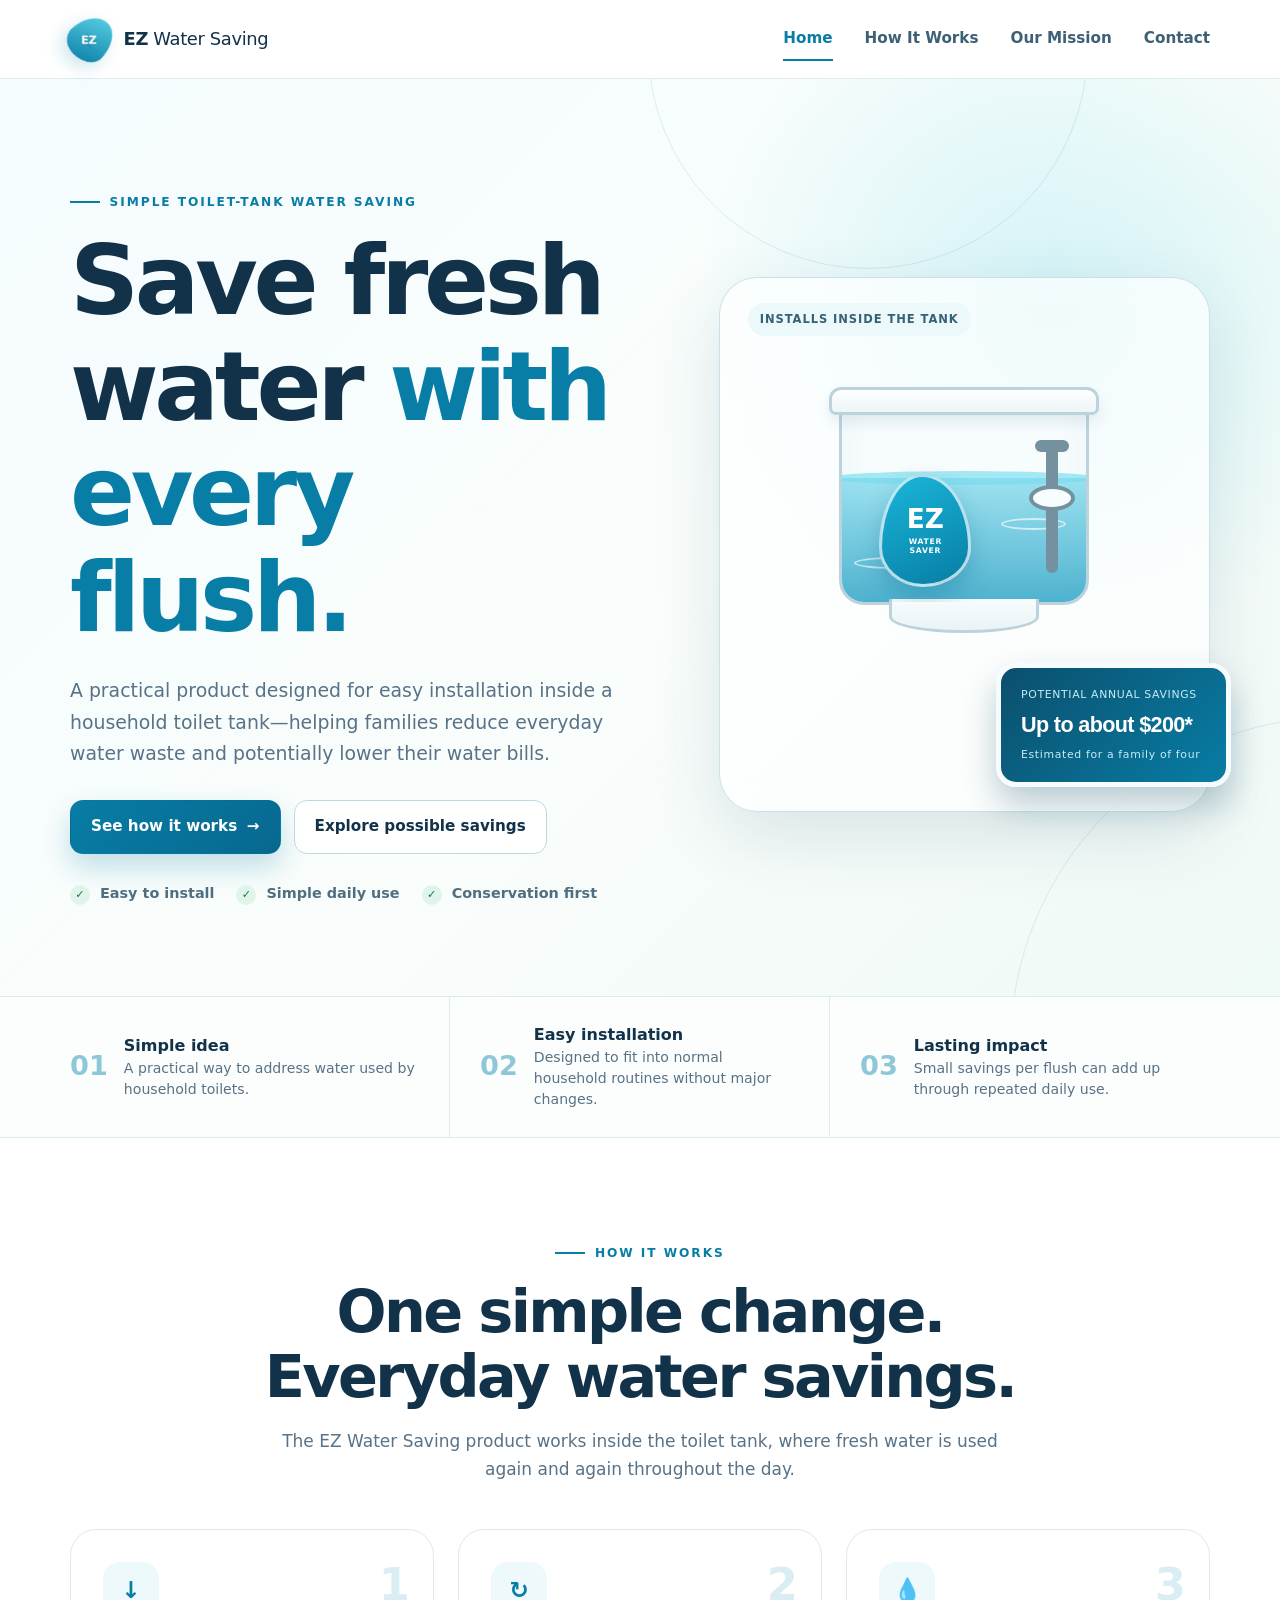
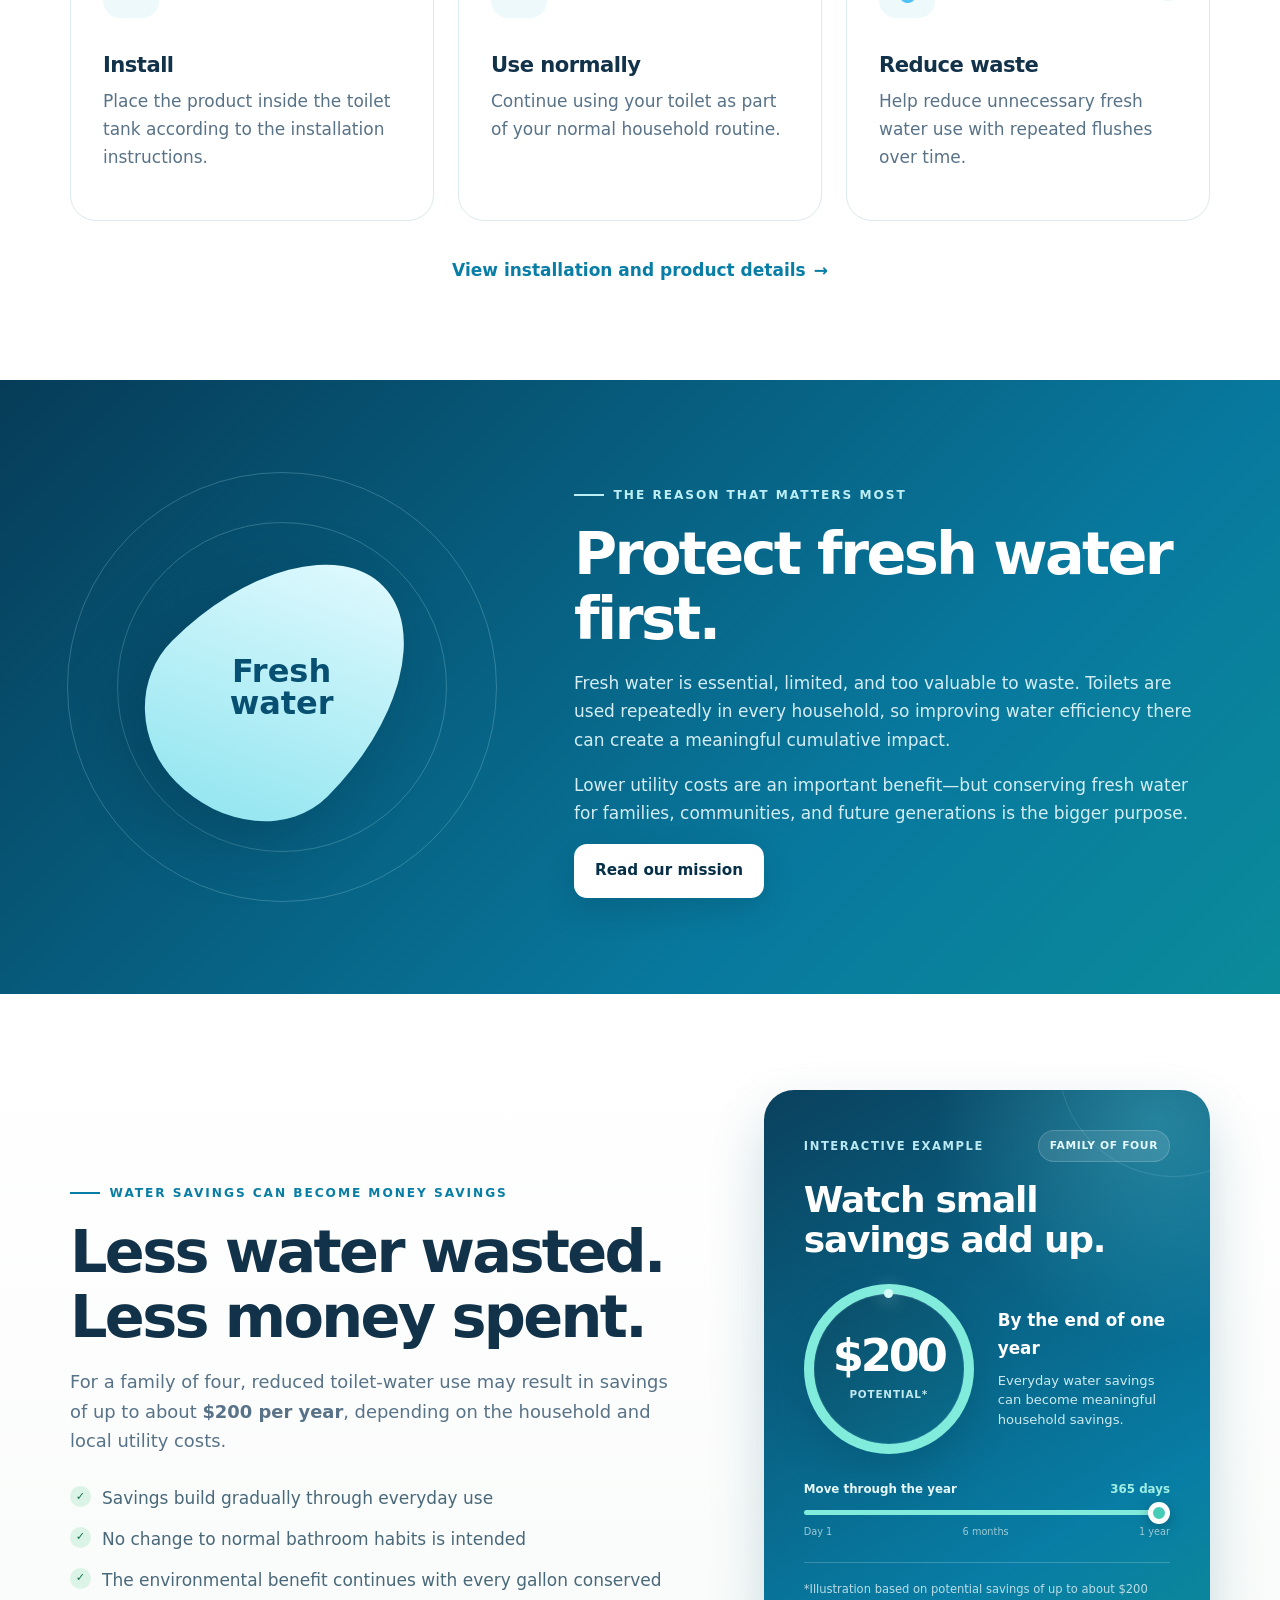
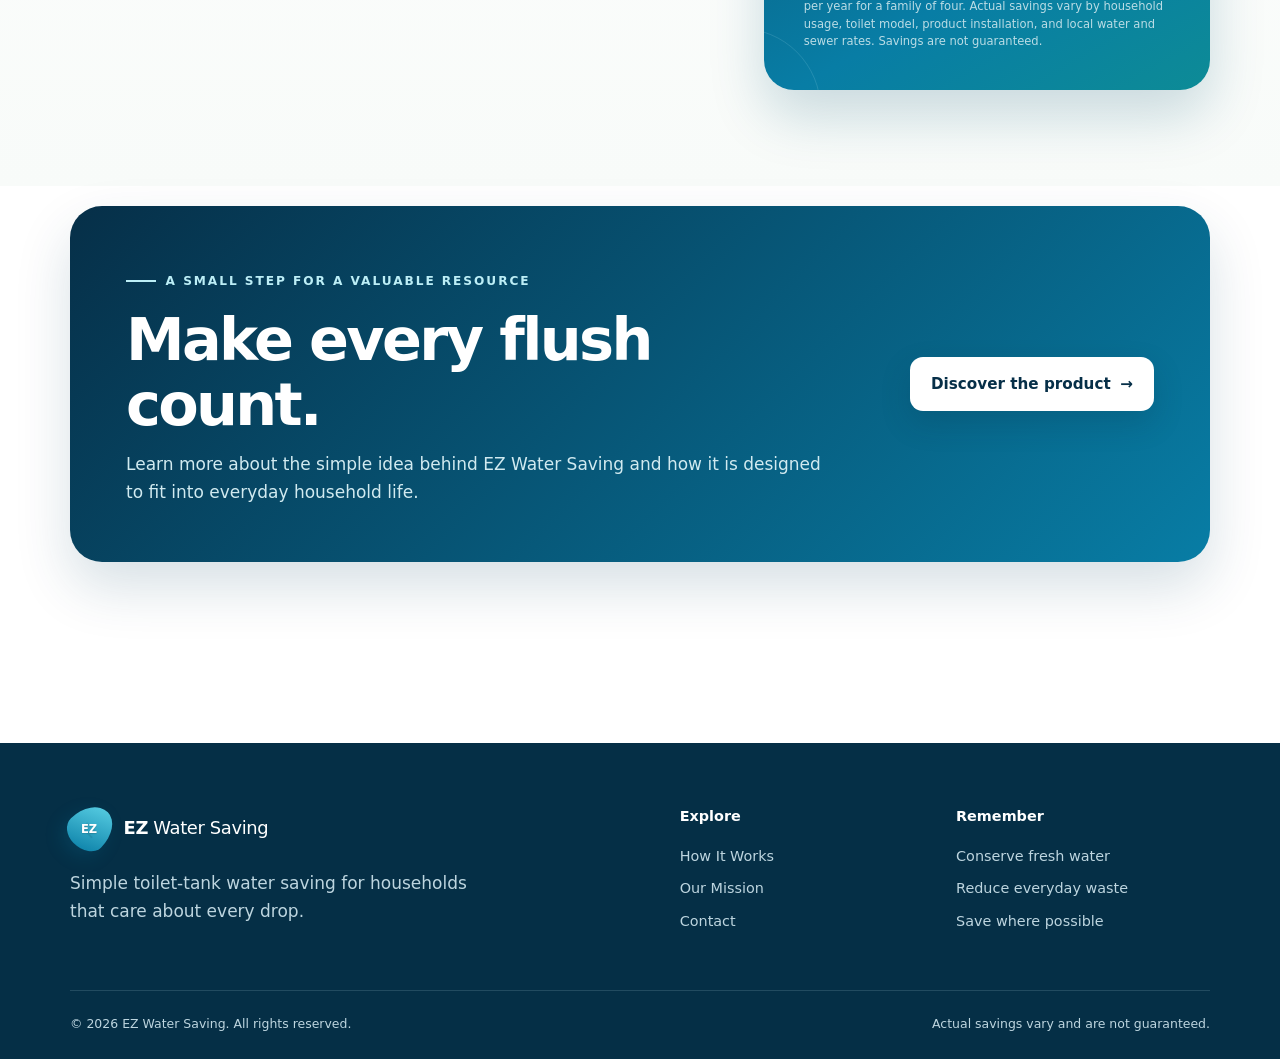
<file: index.html>
<!doctype html>
<html lang="en">
<head>
  <meta charset="utf-8">
  <meta name="viewport" content="width=device-width, initial-scale=1">
  <title>EZ Water Saving | Save Fresh Water with Every Flush</title>
  <meta name="description" content="A simple toilet-tank water-saving product designed for easy household installation. Save fresh water with every flush and potentially lower your annual water bill.">
  <meta name="theme-color" content="#073f5c">
  <meta property="og:title" content="EZ Water Saving | Save Fresh Water with Every Flush">
  <meta property="og:description" content="A simple household toilet-tank product designed to reduce everyday water waste.">
  <meta property="og:type" content="website">
  <meta property="og:url" content="https://ezwatersaving.com/">
  <link rel="canonical" href="https://ezwatersaving.com/">
  <link rel="icon" href="favicon.svg" type="image/svg+xml">
  <link rel="stylesheet" href="styles.css">
  <script defer src="script.js"></script>
</head>
<body>
  <a class="skip-link" href="#main-content">Skip to content</a>
  <header class="site-header">
    <div class="container nav-wrap">
      <a class="brand" href="index.html" aria-label="EZ Water Saving home">
        <span class="brand-mark" aria-hidden="true">EZ</span>
        <span><strong>EZ</strong> Water Saving</span>
      </a>
      <button class="menu-button" type="button" aria-expanded="false" aria-controls="site-nav">
        <span class="menu-icon" aria-hidden="true"></span>
        <span>Menu</span>
      </button>
      <nav id="site-nav" class="site-nav" aria-label="Primary navigation">
        <a class="active" href="index.html" aria-current="page">Home</a>
        <a href="solutions.html">How It Works</a>
        <a href="about.html">Our Mission</a>
        <a href="contact.html">Contact</a>
      </nav>
    </div>
  </header>

  <main id="main-content">
    <section class="hero">
      <div class="hero-orb hero-orb-one" aria-hidden="true"></div>
      <div class="hero-orb hero-orb-two" aria-hidden="true"></div>
      <div class="container hero-grid">
        <div class="hero-copy">
          <span class="eyebrow">Simple toilet-tank water saving</span>
          <h1>Save fresh water <span>with every flush.</span></h1>
          <p class="hero-text">A practical product designed for easy installation inside a household toilet tank—helping families reduce everyday water waste and potentially lower their water bills.</p>
          <div class="button-row">
            <a class="button primary" href="solutions.html">See how it works <span aria-hidden="true">→</span></a>
            <a class="button secondary" href="#savings">Explore possible savings</a>
          </div>
          <div class="hero-points" aria-label="Product highlights">
            <span><i aria-hidden="true">✓</i> Easy to install</span>
            <span><i aria-hidden="true">✓</i> Simple daily use</span>
            <span><i aria-hidden="true">✓</i> Conservation first</span>
          </div>
        </div>

        <div class="product-stage" aria-label="Illustration of the EZ Water Saving product inside a toilet tank">
          <div class="stage-label">Installs inside the tank</div>
          <div class="toilet-illustration" aria-hidden="true">
            <div class="tank-lid"></div>
            <div class="tank-body">
              <div class="tank-water"></div>
              <div class="fill-valve"><span></span></div>
              <div class="ez-device"><span>EZ</span><small>WATER<br>SAVER</small></div>
              <div class="water-ripple ripple-one"></div>
              <div class="water-ripple ripple-two"></div>
            </div>
            <div class="tank-base"></div>
          </div>
          <div class="savings-badge">
            <span>Potential annual savings</span>
            <strong>Up to about $200*</strong>
            <small>Estimated for a family of four</small>
          </div>
        </div>
      </div>
    </section>

    <section class="trust-strip" aria-label="Benefits">
      <div class="container trust-grid">
        <div><span class="trust-icon" aria-hidden="true">01</span><p><strong>Simple idea</strong><br>A practical way to address water used by household toilets.</p></div>
        <div><span class="trust-icon" aria-hidden="true">02</span><p><strong>Easy installation</strong><br>Designed to fit into normal household routines without major changes.</p></div>
        <div><span class="trust-icon" aria-hidden="true">03</span><p><strong>Lasting impact</strong><br>Small savings per flush can add up through repeated daily use.</p></div>
      </div>
    </section>

    <section class="section" id="how-it-works">
      <div class="container">
        <div class="section-heading centered">
          <span class="eyebrow">How it works</span>
          <h2>One simple change. Everyday water savings.</h2>
          <p>The EZ Water Saving product works inside the toilet tank, where fresh water is used again and again throughout the day.</p>
        </div>
        <div class="steps-grid">
          <article class="step-card">
            <span class="step-number">1</span>
            <div class="step-icon" aria-hidden="true">↓</div>
            <h3>Install</h3>
            <p>Place the product inside the toilet tank according to the installation instructions.</p>
          </article>
          <article class="step-card">
            <span class="step-number">2</span>
            <div class="step-icon" aria-hidden="true">↻</div>
            <h3>Use normally</h3>
            <p>Continue using your toilet as part of your normal household routine.</p>
          </article>
          <article class="step-card">
            <span class="step-number">3</span>
            <div class="step-icon" aria-hidden="true">💧</div>
            <h3>Reduce waste</h3>
            <p>Help reduce unnecessary fresh water use with repeated flushes over time.</p>
          </article>
        </div>
        <div class="section-action"><a class="text-link" href="solutions.html">View installation and product details <span aria-hidden="true">→</span></a></div>
      </div>
    </section>

    <section class="section water-section">
      <div class="container impact-grid">
        <div class="impact-visual" aria-hidden="true">
          <div class="big-drop"><span>Fresh<br>water</span></div>
          <div class="impact-ring ring-one"></div>
          <div class="impact-ring ring-two"></div>
        </div>
        <div class="impact-copy">
          <span class="eyebrow light">The reason that matters most</span>
          <h2>Protect fresh water first.</h2>
          <p>Fresh water is essential, limited, and too valuable to waste. Toilets are used repeatedly in every household, so improving water efficiency there can create a meaningful cumulative impact.</p>
          <p>Lower utility costs are an important benefit—but conserving fresh water for families, communities, and future generations is the bigger purpose.</p>
          <a class="button light-button" href="about.html">Read our mission</a>
        </div>
      </div>
    </section>

    <section class="section savings-section" id="savings">
      <div class="container savings-grid">
        <div>
          <span class="eyebrow">Water savings can become money savings</span>
          <h2>Less water wasted. Less money spent.</h2>
          <p class="lead">For a family of four, reduced toilet-water use may result in savings of up to about <strong>$200 per year</strong>, depending on the household and local utility costs.</p>
          <ul class="check-list">
            <li>Savings build gradually through everyday use</li>
            <li>No change to normal bathroom habits is intended</li>
            <li>The environmental benefit continues with every gallon conserved</li>
          </ul>
        </div>
        <aside class="estimate-card savings-journey" aria-labelledby="savings-journey-title">
          <div class="journey-heading">
            <span class="estimate-kicker">Interactive example</span>
            <span class="family-chip">Family of four</span>
          </div>
          <h3 id="savings-journey-title">Watch small savings add up.</h3>
          <div class="journey-visual">
            <div class="savings-dial" data-savings-dial style="--journey-progress: 100%" aria-hidden="true">
              <div class="dial-center">
                <span class="dial-value" data-savings-value>$200</span>
                <small>potential*</small>
              </div>
            </div>
            <div class="journey-copy" aria-live="polite">
              <strong data-journey-period>By the end of one year</strong>
              <span data-journey-message>Everyday water savings can become meaningful household savings.</span>
            </div>
          </div>
          <div class="journey-control">
            <label for="savings-timeline">Move through the year <output for="savings-timeline" data-days-output>365 days</output></label>
            <input id="savings-timeline" data-savings-slider type="range" min="1" max="365" value="365" aria-describedby="savings-note">
            <div class="timeline-labels" aria-hidden="true"><span>Day 1</span><span>6 months</span><span>1 year</span></div>
          </div>
          <div class="estimate-divider"></div>
          <small id="savings-note">*Illustration based on potential savings of up to about $200 per year for a family of four. Actual savings vary by household usage, toilet model, product installation, and local water and sewer rates. Savings are not guaranteed.</small>
        </aside>
      </div>
    </section>

    <section class="section cta-section">
      <div class="container cta">
        <div>
          <span class="eyebrow light">A small step for a valuable resource</span>
          <h2>Make every flush count.</h2>
          <p>Learn more about the simple idea behind EZ Water Saving and how it is designed to fit into everyday household life.</p>
        </div>
        <a class="button light-button" href="solutions.html">Discover the product <span aria-hidden="true">→</span></a>
      </div>
    </section>
  </main>

  <footer class="site-footer">
    <div class="container footer-main">
      <div class="footer-intro">
        <a class="brand footer-brand" href="index.html"><span class="brand-mark" aria-hidden="true">EZ</span><span><strong>EZ</strong> Water Saving</span></a>
        <p>Simple toilet-tank water saving for households that care about every drop.</p>
      </div>
      <div class="footer-column"><strong>Explore</strong><a href="solutions.html">How It Works</a><a href="about.html">Our Mission</a><a href="contact.html">Contact</a></div>
      <div class="footer-column"><strong>Remember</strong><span>Conserve fresh water</span><span>Reduce everyday waste</span><span>Save where possible</span></div>
    </div>
    <div class="container footer-bottom">
      <p>© <span data-year></span> EZ Water Saving. All rights reserved.</p>
      <p>Actual savings vary and are not guaranteed.</p>
    </div>
  </footer>
</body>
</html>
</file>
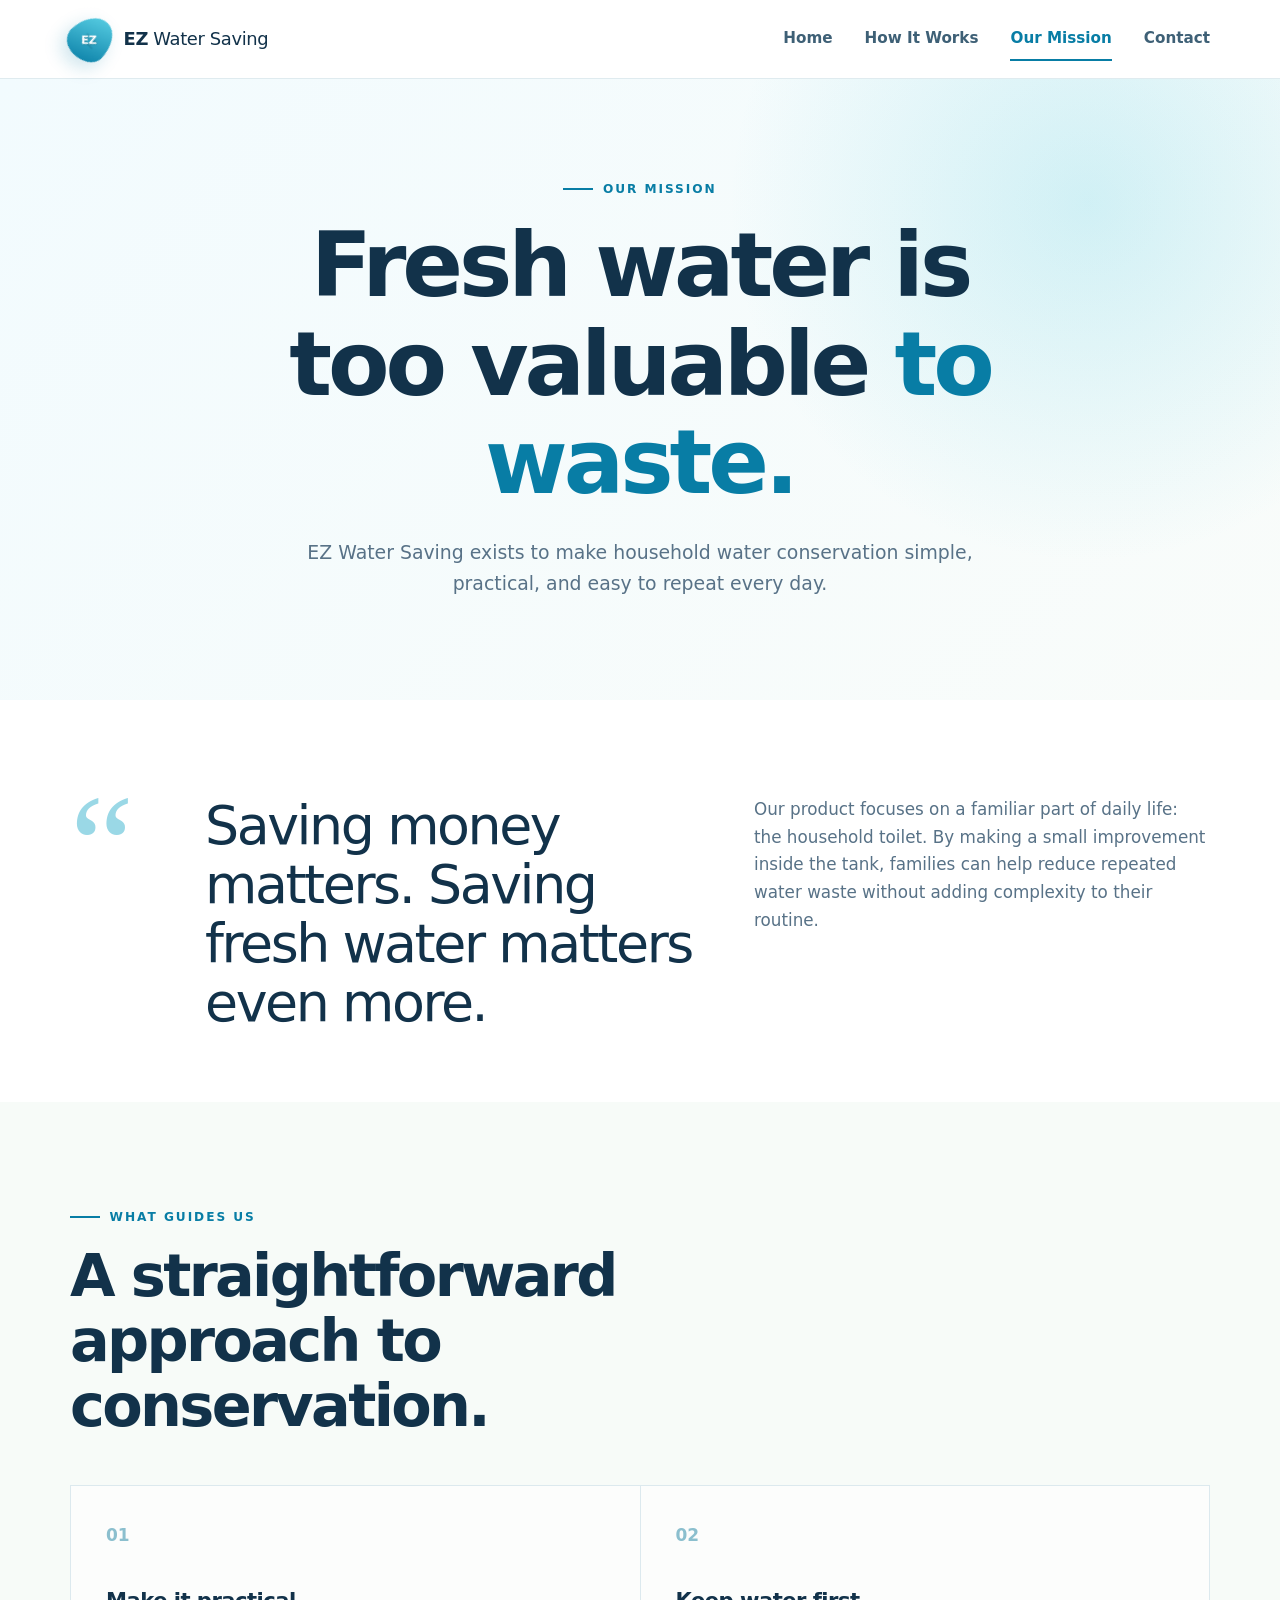
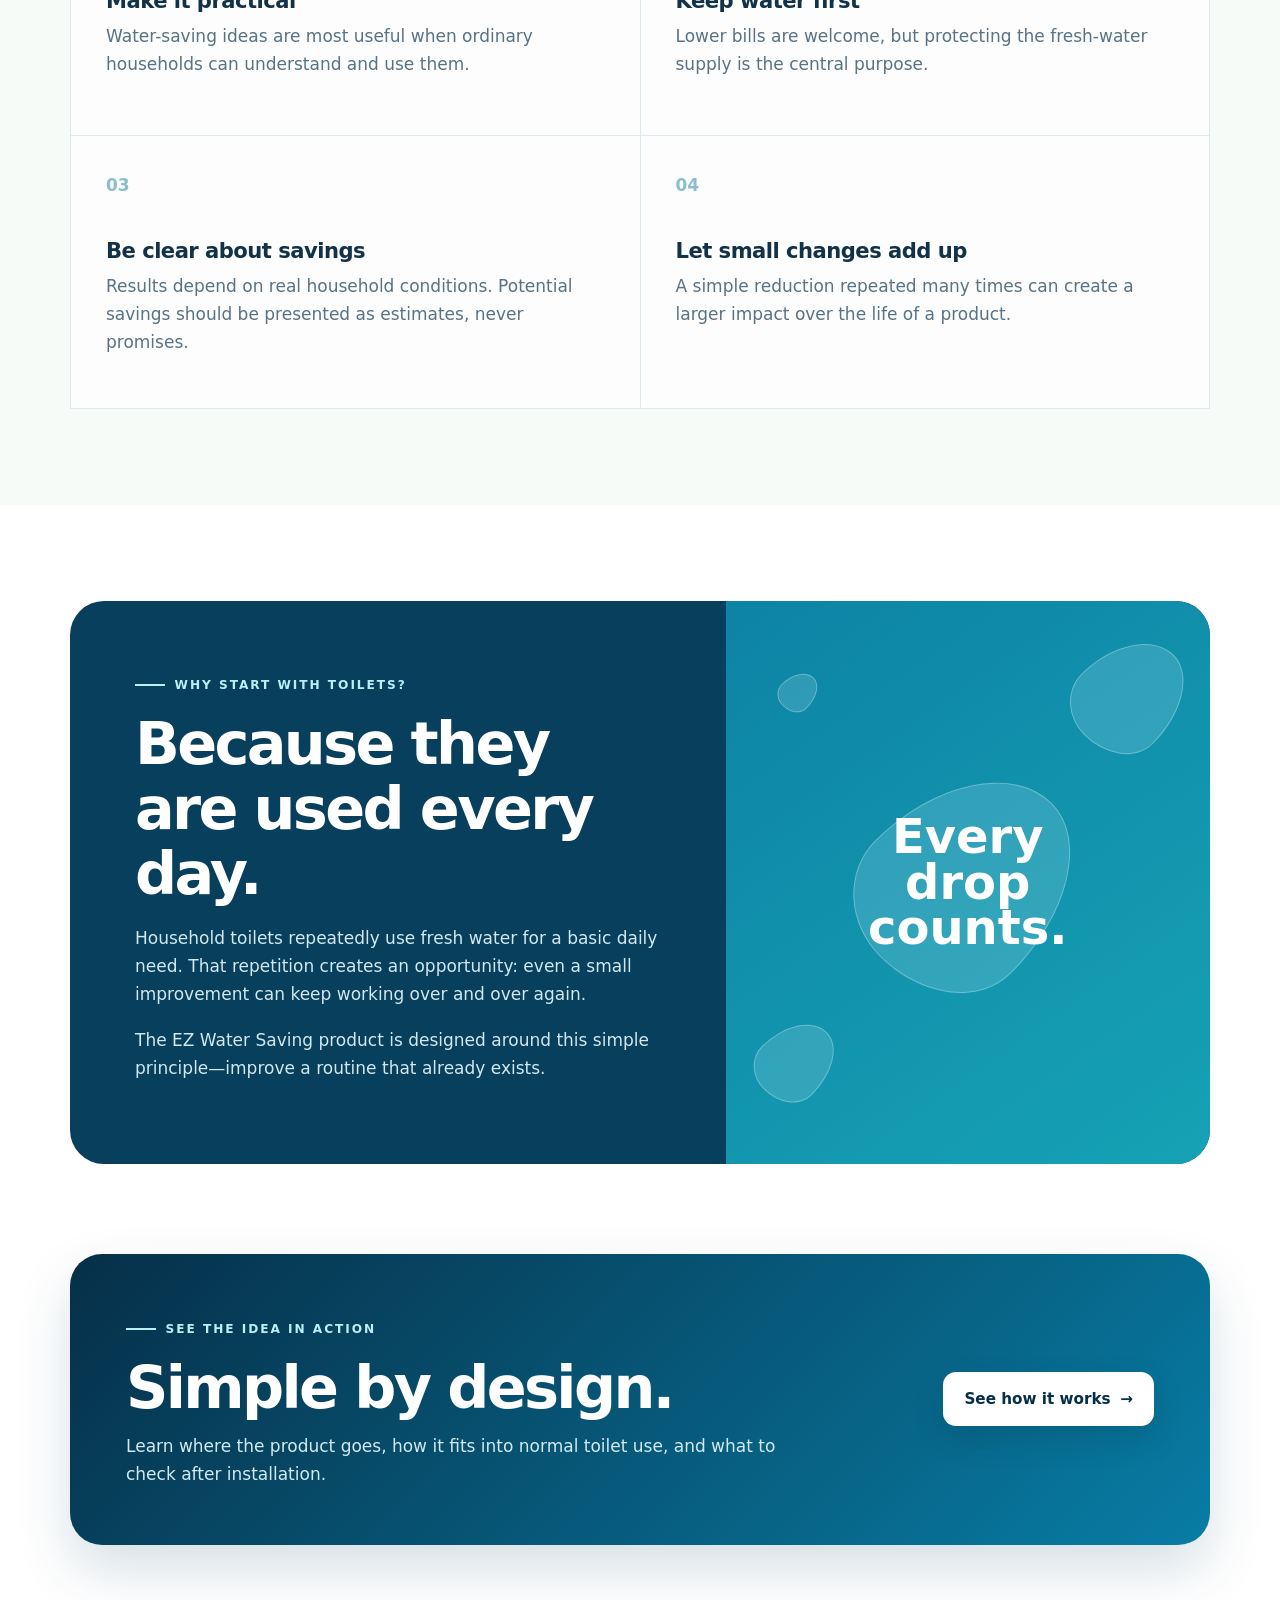
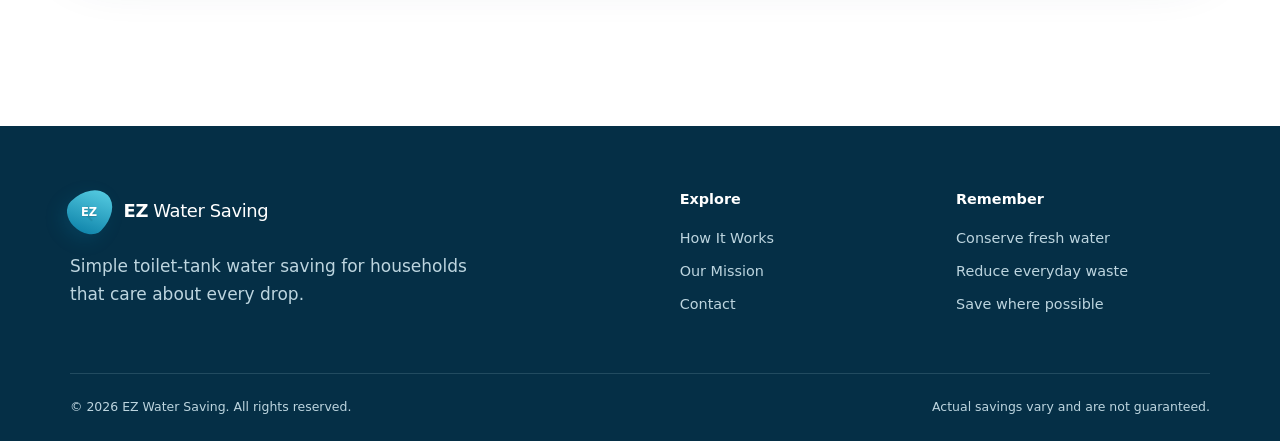
<file: about.html>
<!doctype html>
<html lang="en">
<head>
  <meta charset="utf-8">
  <meta name="viewport" content="width=device-width, initial-scale=1">
  <title>Our Mission | EZ Water Saving</title>
  <meta name="description" content="EZ Water Saving believes practical household changes can protect fresh water and reduce everyday waste.">
  <meta name="theme-color" content="#073f5c">
  <link rel="canonical" href="https://ezwatersaving.com/about.html">
  <link rel="icon" href="favicon.svg" type="image/svg+xml">
  <link rel="stylesheet" href="styles.css">
  <script defer src="script.js"></script>
</head>
<body>
  <a class="skip-link" href="#main-content">Skip to content</a>
  <header class="site-header">
    <div class="container nav-wrap"><a class="brand" href="index.html" aria-label="EZ Water Saving home"><span class="brand-mark" aria-hidden="true">EZ</span><span><strong>EZ</strong> Water Saving</span></a><button class="menu-button" type="button" aria-expanded="false" aria-controls="site-nav"><span class="menu-icon" aria-hidden="true"></span><span>Menu</span></button><nav id="site-nav" class="site-nav" aria-label="Primary navigation"><a href="index.html">Home</a><a href="solutions.html">How It Works</a><a class="active" href="about.html" aria-current="page">Our Mission</a><a href="contact.html">Contact</a></nav></div>
  </header>

  <main id="main-content">
    <section class="page-hero mission-hero">
      <div class="container narrow"><span class="eyebrow">Our mission</span><h1>Fresh water is too valuable <span>to waste.</span></h1><p>EZ Water Saving exists to make household water conservation simple, practical, and easy to repeat every day.</p></div>
    </section>

    <section class="section statement-section">
      <div class="container statement-grid">
        <div class="statement-mark" aria-hidden="true">“</div>
        <blockquote>Saving money matters. Saving fresh water matters even more.</blockquote>
        <p>Our product focuses on a familiar part of daily life: the household toilet. By making a small improvement inside the tank, families can help reduce repeated water waste without adding complexity to their routine.</p>
      </div>
    </section>

    <section class="section soft">
      <div class="container">
        <div class="section-heading"><span class="eyebrow">What guides us</span><h2>A straightforward approach to conservation.</h2></div>
        <div class="values-grid">
          <article><span class="value-number">01</span><h3>Make it practical</h3><p>Water-saving ideas are most useful when ordinary households can understand and use them.</p></article>
          <article><span class="value-number">02</span><h3>Keep water first</h3><p>Lower bills are welcome, but protecting the fresh-water supply is the central purpose.</p></article>
          <article><span class="value-number">03</span><h3>Be clear about savings</h3><p>Results depend on real household conditions. Potential savings should be presented as estimates, never promises.</p></article>
          <article><span class="value-number">04</span><h3>Let small changes add up</h3><p>A simple reduction repeated many times can create a larger impact over the life of a product.</p></article>
        </div>
      </div>
    </section>

    <section class="section why-toilets">
      <div class="container split-panel">
        <div class="split-panel-copy"><span class="eyebrow light">Why start with toilets?</span><h2>Because they are used every day.</h2><p>Household toilets repeatedly use fresh water for a basic daily need. That repetition creates an opportunity: even a small improvement can keep working over and over again.</p><p>The EZ Water Saving product is designed around this simple principle—improve a routine that already exists.</p></div>
        <div class="drop-field" aria-hidden="true"><span class="field-drop d1"></span><span class="field-drop d2"></span><span class="field-drop d3"></span><span class="field-drop d4"></span><strong>Every<br>drop<br>counts.</strong></div>
      </div>
    </section>

    <section class="section cta-section"><div class="container cta"><div><span class="eyebrow light">See the idea in action</span><h2>Simple by design.</h2><p>Learn where the product goes, how it fits into normal toilet use, and what to check after installation.</p></div><a class="button light-button" href="solutions.html">See how it works <span aria-hidden="true">→</span></a></div></section>
  </main>

  <footer class="site-footer">
    <div class="container footer-main"><div class="footer-intro"><a class="brand footer-brand" href="index.html"><span class="brand-mark" aria-hidden="true">EZ</span><span><strong>EZ</strong> Water Saving</span></a><p>Simple toilet-tank water saving for households that care about every drop.</p></div><div class="footer-column"><strong>Explore</strong><a href="solutions.html">How It Works</a><a href="about.html">Our Mission</a><a href="contact.html">Contact</a></div><div class="footer-column"><strong>Remember</strong><span>Conserve fresh water</span><span>Reduce everyday waste</span><span>Save where possible</span></div></div>
    <div class="container footer-bottom"><p>© <span data-year></span> EZ Water Saving. All rights reserved.</p><p>Actual savings vary and are not guaranteed.</p></div>
  </footer>
</body>
</html>
</file>
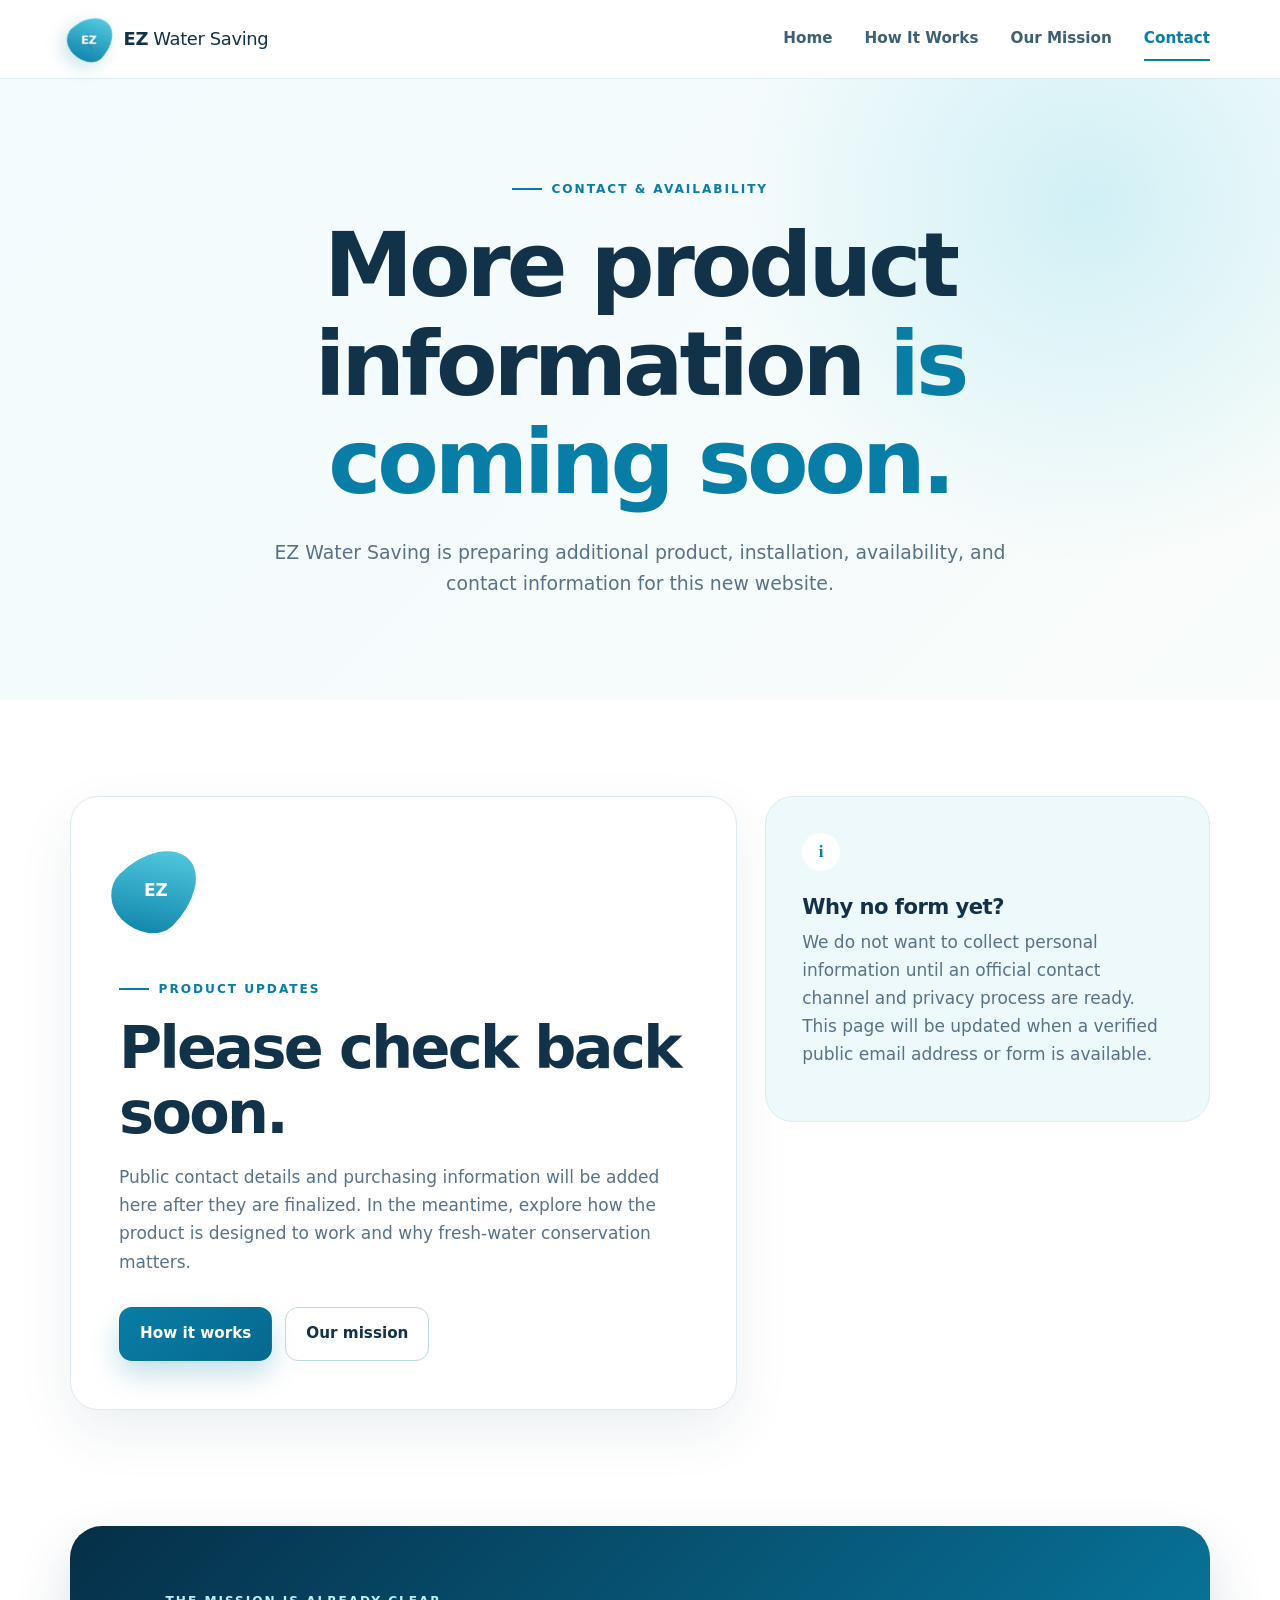
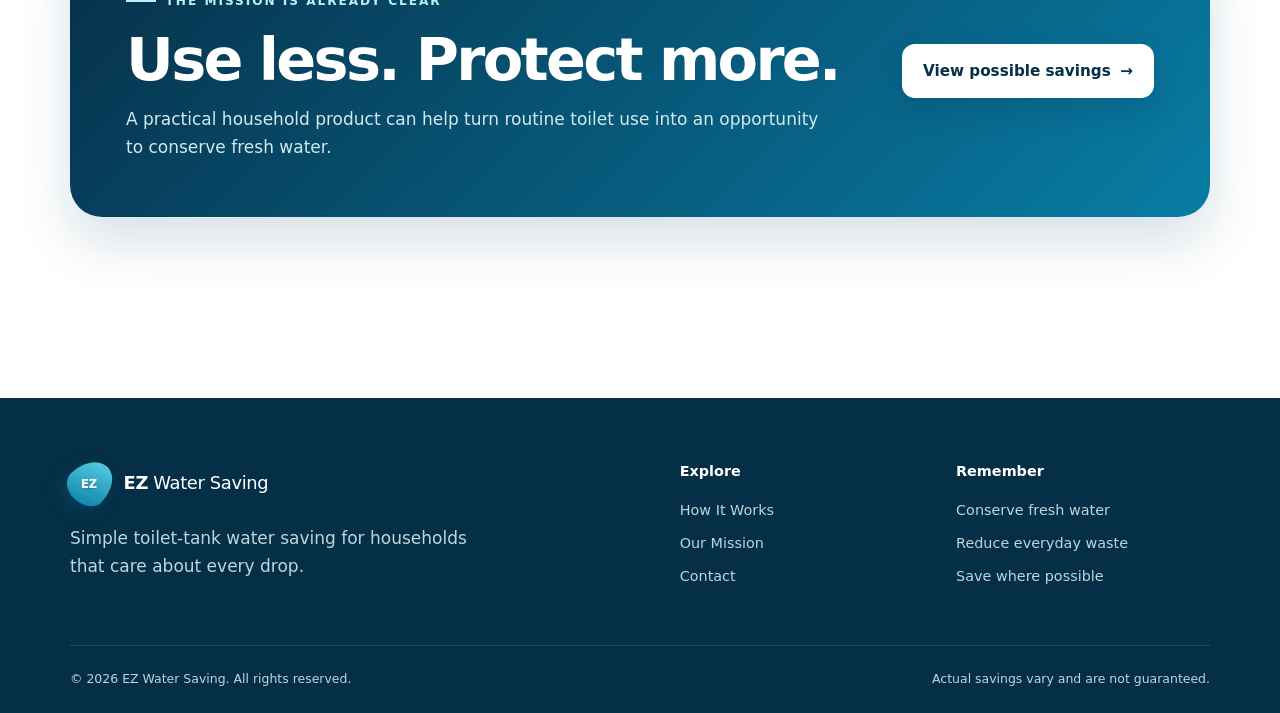
<file: contact.html>
<!doctype html>
<html lang="en">
<head>
  <meta charset="utf-8">
  <meta name="viewport" content="width=device-width, initial-scale=1">
  <title>Contact &amp; Product Availability | EZ Water Saving</title>
  <meta name="description" content="Get product availability and contact updates from EZ Water Saving.">
  <meta name="theme-color" content="#073f5c">
  <link rel="canonical" href="https://ezwatersaving.com/contact.html">
  <link rel="icon" href="favicon.svg" type="image/svg+xml">
  <link rel="stylesheet" href="styles.css">
  <script defer src="script.js"></script>
</head>
<body>
  <a class="skip-link" href="#main-content">Skip to content</a>
  <header class="site-header">
    <div class="container nav-wrap"><a class="brand" href="index.html" aria-label="EZ Water Saving home"><span class="brand-mark" aria-hidden="true">EZ</span><span><strong>EZ</strong> Water Saving</span></a><button class="menu-button" type="button" aria-expanded="false" aria-controls="site-nav"><span class="menu-icon" aria-hidden="true"></span><span>Menu</span></button><nav id="site-nav" class="site-nav" aria-label="Primary navigation"><a href="index.html">Home</a><a href="solutions.html">How It Works</a><a href="about.html">Our Mission</a><a class="active" href="contact.html" aria-current="page">Contact</a></nav></div>
  </header>

  <main id="main-content">
    <section class="page-hero contact-hero"><div class="container narrow"><span class="eyebrow">Contact &amp; availability</span><h1>More product information <span>is coming soon.</span></h1><p>EZ Water Saving is preparing additional product, installation, availability, and contact information for this new website.</p></div></section>
    <section class="section"><div class="container contact-grid"><div class="contact-card primary-contact"><div class="contact-drop" aria-hidden="true">EZ</div><span class="eyebrow">Product updates</span><h2>Please check back soon.</h2><p>Public contact details and purchasing information will be added here after they are finalized. In the meantime, explore how the product is designed to work and why fresh-water conservation matters.</p><div class="button-row"><a class="button primary" href="solutions.html">How it works</a><a class="button secondary" href="about.html">Our mission</a></div></div><aside class="contact-card note-card"><span class="note-icon" aria-hidden="true">i</span><h3>Why no form yet?</h3><p>We do not want to collect personal information until an official contact channel and privacy process are ready. This page will be updated when a verified public email address or form is available.</p></aside></div></section>
    <section class="section cta-section"><div class="container cta"><div><span class="eyebrow light">The mission is already clear</span><h2>Use less. Protect more.</h2><p>A practical household product can help turn routine toilet use into an opportunity to conserve fresh water.</p></div><a class="button light-button" href="index.html#savings">View possible savings <span aria-hidden="true">→</span></a></div></section>
  </main>

  <footer class="site-footer">
    <div class="container footer-main"><div class="footer-intro"><a class="brand footer-brand" href="index.html"><span class="brand-mark" aria-hidden="true">EZ</span><span><strong>EZ</strong> Water Saving</span></a><p>Simple toilet-tank water saving for households that care about every drop.</p></div><div class="footer-column"><strong>Explore</strong><a href="solutions.html">How It Works</a><a href="about.html">Our Mission</a><a href="contact.html">Contact</a></div><div class="footer-column"><strong>Remember</strong><span>Conserve fresh water</span><span>Reduce everyday waste</span><span>Save where possible</span></div></div>
    <div class="container footer-bottom"><p>© <span data-year></span> EZ Water Saving. All rights reserved.</p><p>Actual savings vary and are not guaranteed.</p></div>
  </footer>
</body>
</html>
</file>
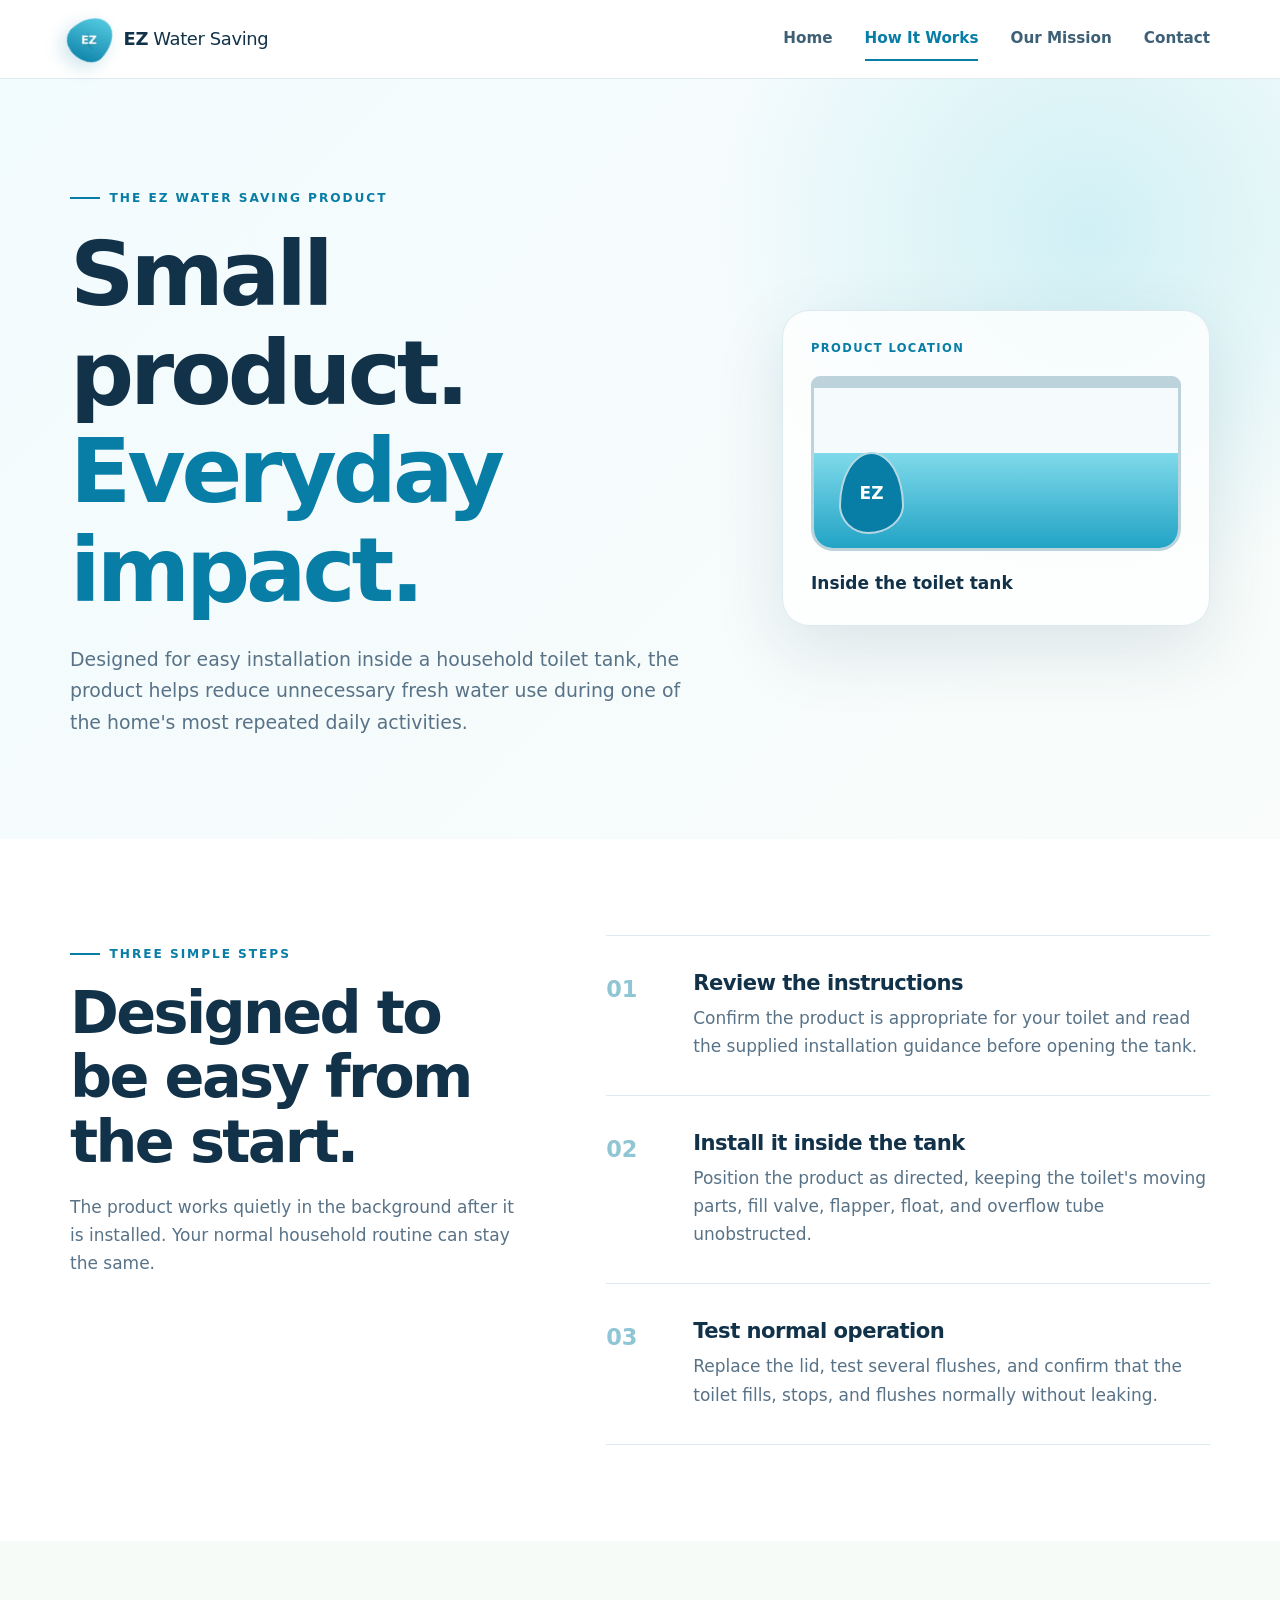
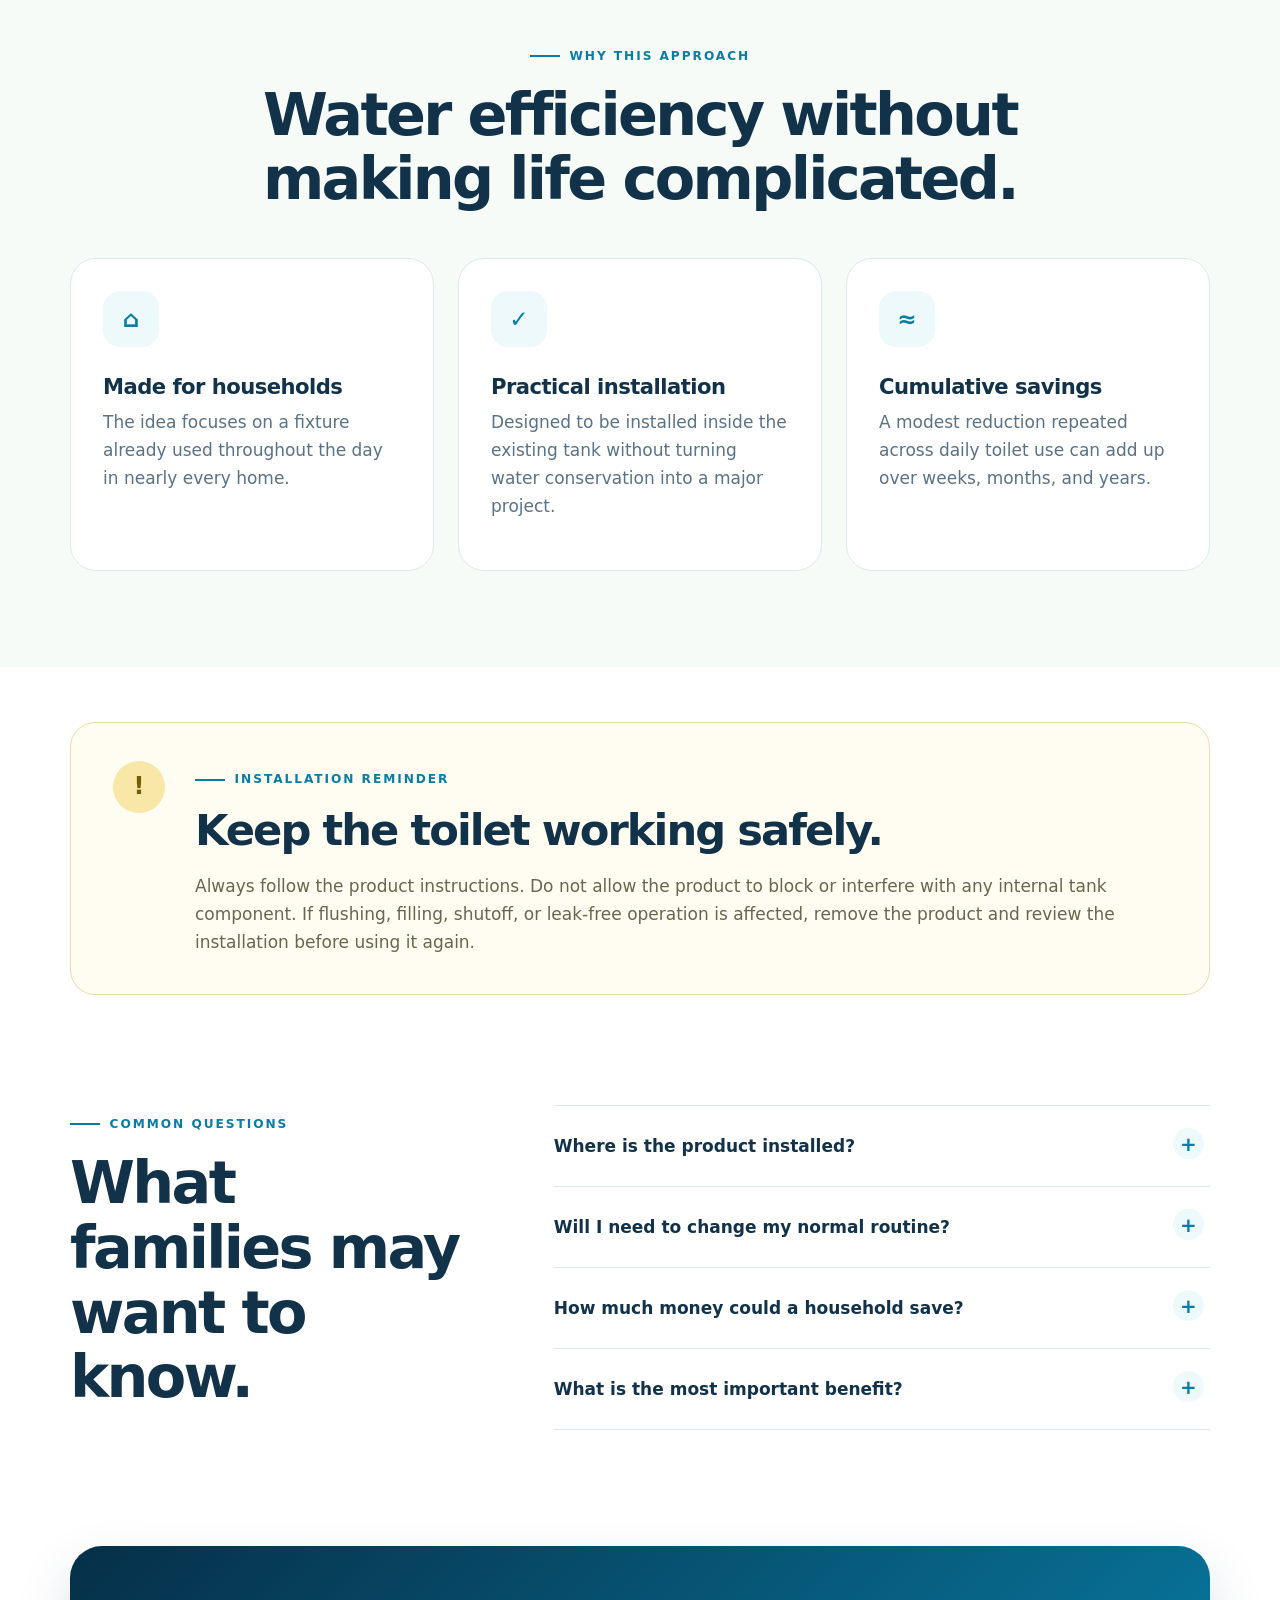
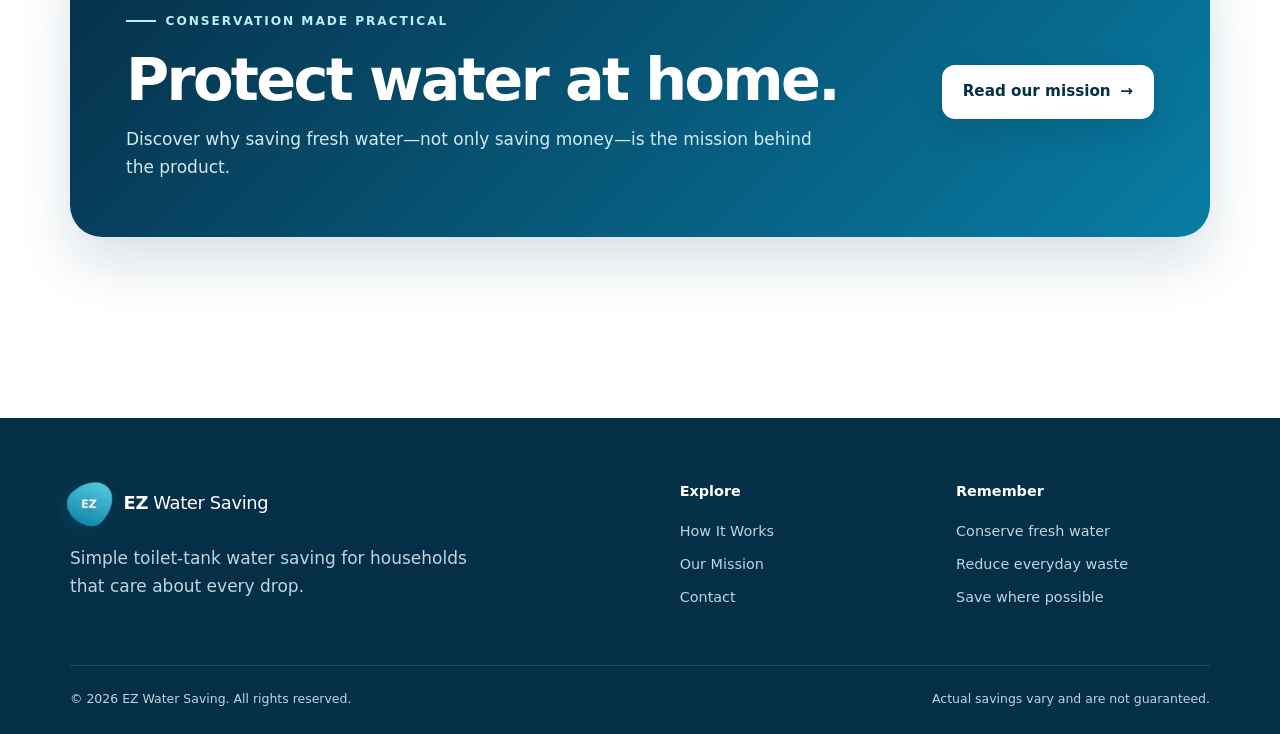
<file: solutions.html>
<!doctype html>
<html lang="en">
<head>
  <meta charset="utf-8">
  <meta name="viewport" content="width=device-width, initial-scale=1">
  <title>How It Works | EZ Water Saving</title>
  <meta name="description" content="Learn how the EZ Water Saving product is designed for simple installation inside a household toilet tank to help reduce water waste.">
  <meta name="theme-color" content="#073f5c">
  <link rel="canonical" href="https://ezwatersaving.com/solutions.html">
  <link rel="icon" href="favicon.svg" type="image/svg+xml">
  <link rel="stylesheet" href="styles.css">
  <script defer src="script.js"></script>
</head>
<body>
  <a class="skip-link" href="#main-content">Skip to content</a>
  <header class="site-header">
    <div class="container nav-wrap">
      <a class="brand" href="index.html" aria-label="EZ Water Saving home"><span class="brand-mark" aria-hidden="true">EZ</span><span><strong>EZ</strong> Water Saving</span></a>
      <button class="menu-button" type="button" aria-expanded="false" aria-controls="site-nav"><span class="menu-icon" aria-hidden="true"></span><span>Menu</span></button>
      <nav id="site-nav" class="site-nav" aria-label="Primary navigation">
        <a href="index.html">Home</a><a class="active" href="solutions.html" aria-current="page">How It Works</a><a href="about.html">Our Mission</a><a href="contact.html">Contact</a>
      </nav>
    </div>
  </header>

  <main id="main-content">
    <section class="page-hero">
      <div class="container page-hero-grid">
        <div><span class="eyebrow">The EZ Water Saving product</span><h1>Small product.<br><span>Everyday impact.</span></h1><p>Designed for easy installation inside a household toilet tank, the product helps reduce unnecessary fresh water use during one of the home's most repeated daily activities.</p></div>
        <div class="mini-product-card" aria-label="Product location diagram">
          <span class="mini-label">Product location</span>
          <div class="mini-tank" aria-hidden="true"><div class="mini-water"></div><div class="mini-device">EZ</div></div>
          <strong>Inside the toilet tank</strong>
        </div>
      </div>
    </section>

    <section class="section">
      <div class="container detail-grid">
        <div class="sticky-heading"><span class="eyebrow">Three simple steps</span><h2>Designed to be easy from the start.</h2><p>The product works quietly in the background after it is installed. Your normal household routine can stay the same.</p></div>
        <div class="detail-steps">
          <article><span>01</span><div><h3>Review the instructions</h3><p>Confirm the product is appropriate for your toilet and read the supplied installation guidance before opening the tank.</p></div></article>
          <article><span>02</span><div><h3>Install it inside the tank</h3><p>Position the product as directed, keeping the toilet's moving parts, fill valve, flapper, float, and overflow tube unobstructed.</p></div></article>
          <article><span>03</span><div><h3>Test normal operation</h3><p>Replace the lid, test several flushes, and confirm that the toilet fills, stops, and flushes normally without leaking.</p></div></article>
        </div>
      </div>
    </section>

    <section class="section soft product-benefits">
      <div class="container">
        <div class="section-heading centered"><span class="eyebrow">Why this approach</span><h2>Water efficiency without making life complicated.</h2></div>
        <div class="card-grid three">
          <article class="feature-card"><div class="line-icon" aria-hidden="true">⌂</div><h3>Made for households</h3><p>The idea focuses on a fixture already used throughout the day in nearly every home.</p></article>
          <article class="feature-card"><div class="line-icon" aria-hidden="true">✓</div><h3>Practical installation</h3><p>Designed to be installed inside the existing tank without turning water conservation into a major project.</p></article>
          <article class="feature-card"><div class="line-icon" aria-hidden="true">≈</div><h3>Cumulative savings</h3><p>A modest reduction repeated across daily toilet use can add up over weeks, months, and years.</p></article>
        </div>
      </div>
    </section>

    <section class="section safety-section">
      <div class="container safety-card">
        <div class="safety-symbol" aria-hidden="true">!</div>
        <div><span class="eyebrow">Installation reminder</span><h2>Keep the toilet working safely.</h2><p>Always follow the product instructions. Do not allow the product to block or interfere with any internal tank component. If flushing, filling, shutoff, or leak-free operation is affected, remove the product and review the installation before using it again.</p></div>
      </div>
    </section>

    <section class="section faq-section">
      <div class="container faq-grid">
        <div><span class="eyebrow">Common questions</span><h2>What families may want to know.</h2></div>
        <div class="faq-list">
          <details><summary>Where is the product installed?</summary><p>It is designed to be installed inside a household toilet tank according to the product instructions.</p></details>
          <details><summary>Will I need to change my normal routine?</summary><p>The product is intended to work as part of normal toilet use. Proper installation and normal toilet operation should always be confirmed.</p></details>
          <details><summary>How much money could a household save?</summary><p>A family of four may save up to about $200 per year. Actual results depend on water use, the toilet, installation, and local water and sewer rates, so savings are not guaranteed.</p></details>
          <details><summary>What is the most important benefit?</summary><p>Reducing unnecessary use of fresh water. Potential savings on utility bills are an added household benefit.</p></details>
        </div>
      </div>
    </section>

    <section class="section cta-section">
      <div class="container cta"><div><span class="eyebrow light">Conservation made practical</span><h2>Protect water at home.</h2><p>Discover why saving fresh water—not only saving money—is the mission behind the product.</p></div><a class="button light-button" href="about.html">Read our mission <span aria-hidden="true">→</span></a></div>
    </section>
  </main>

  <footer class="site-footer">
    <div class="container footer-main"><div class="footer-intro"><a class="brand footer-brand" href="index.html"><span class="brand-mark" aria-hidden="true">EZ</span><span><strong>EZ</strong> Water Saving</span></a><p>Simple toilet-tank water saving for households that care about every drop.</p></div><div class="footer-column"><strong>Explore</strong><a href="solutions.html">How It Works</a><a href="about.html">Our Mission</a><a href="contact.html">Contact</a></div><div class="footer-column"><strong>Remember</strong><span>Conserve fresh water</span><span>Reduce everyday waste</span><span>Save where possible</span></div></div>
    <div class="container footer-bottom"><p>© <span data-year></span> EZ Water Saving. All rights reserved.</p><p>Actual savings vary and are not guaranteed.</p></div>
  </footer>
</body>
</html>
</file>
<file: styles.css>
:root {
  --ink: #12324a;
  --ink-deep: #062f48;
  --blue: #087da5;
  --blue-bright: #14a6cf;
  --aqua: #5dd3e7;
  --green: #38aa7b;
  --cream: #f7fbf8;
  --sky: #eef9fc;
  --white: #ffffff;
  --muted: #587287;
  --line: #dce9ee;
  --shadow: 0 24px 70px rgba(16, 64, 88, .12);
  --radius: 26px;
}

* { box-sizing: border-box; }
html { scroll-behavior: smooth; }
body { margin: 0; color: var(--ink); background: var(--white); font-family: Inter, "Avenir Next", ui-sans-serif, system-ui, -apple-system, BlinkMacSystemFont, "Segoe UI", sans-serif; font-size: 17px; line-height: 1.65; -webkit-font-smoothing: antialiased; }
body::selection { color: var(--ink-deep); background: #bdeef6; }
a { color: inherit; text-decoration: none; }
img { max-width: 100%; }
button, a { -webkit-tap-highlight-color: transparent; }
.container { width: min(1140px, 92%); margin-inline: auto; }
.narrow { max-width: 920px; }
.skip-link { position: fixed; top: 10px; left: 10px; z-index: 100; padding: .7rem 1rem; color: var(--white); background: var(--ink-deep); border-radius: 10px; transform: translateY(-150%); }
.skip-link:focus { transform: translateY(0); }
:focus-visible { outline: 3px solid #f5b642; outline-offset: 4px; }

.site-header { position: sticky; top: 0; z-index: 30; border-bottom: 1px solid rgba(220, 233, 238, .9); background: rgba(255, 255, 255, .92); backdrop-filter: blur(16px); }
.nav-wrap { min-height: 78px; display: flex; align-items: center; justify-content: space-between; gap: 24px; }
.brand { display: inline-flex; align-items: center; gap: .72rem; font-family: "Avenir Next", Inter, ui-sans-serif, system-ui, sans-serif; font-size: 1.12rem; letter-spacing: -.02em; }
.brand-mark { width: 42px; height: 46px; display: inline-flex; align-items: center; justify-content: center; padding-top: 6px; color: var(--white); background: linear-gradient(155deg, var(--aqua), var(--blue)); border-radius: 52% 48% 55% 45% / 66% 65% 35% 34%; box-shadow: 0 8px 18px rgba(8, 125, 165, .2); font-size: .72rem; font-weight: 800; transform: rotate(45deg); }
.brand-mark::first-line { transform: rotate(-45deg); }
.brand-mark { text-shadow: 0 1px 1px rgba(0, 0, 0, .1); }
.brand-mark { line-height: 1; }
.brand-mark { writing-mode: horizontal-tb; }
.brand-mark { text-orientation: mixed; }
.brand-mark { position: relative; }
.brand-mark { color: transparent; }
.brand-mark::after { content: "EZ"; position: absolute; color: var(--white); transform: rotate(-45deg); }
.site-nav { display: flex; align-items: center; gap: 2rem; }
.site-nav a { position: relative; color: #3e6076; font-size: .95rem; font-weight: 700; }
.site-nav a::after { content: ""; position: absolute; left: 0; right: 100%; bottom: -9px; height: 2px; background: var(--blue); transition: right .2s ease; }
.site-nav a:hover, .site-nav a.active { color: var(--blue); }
.site-nav a:hover::after, .site-nav a.active::after { right: 0; }
.menu-button { display: none; align-items: center; gap: .55rem; border: 1px solid var(--line); border-radius: 12px; padding: .62rem .8rem; color: var(--ink); background: var(--white); font: inherit; font-size: .9rem; font-weight: 700; }
.menu-icon, .menu-icon::before, .menu-icon::after { width: 18px; height: 2px; display: block; background: currentColor; border-radius: 2px; }
.menu-icon { position: relative; }
.menu-icon::before, .menu-icon::after { content: ""; position: absolute; left: 0; }
.menu-icon::before { top: -6px; }
.menu-icon::after { top: 6px; }

h1, h2, h3, blockquote { margin-top: 0; font-family: "Avenir Next", Inter, ui-sans-serif, system-ui, sans-serif; line-height: 1.1; letter-spacing: -.045em; }
h1 { max-width: 820px; margin-bottom: 25px; font-size: clamp(3.15rem, 7.5vw, 6.65rem); }
h1 span, h2 span { color: var(--blue); }
h2 { margin-bottom: 18px; font-size: clamp(2.15rem, 4.6vw, 3.85rem); }
h3 { margin-bottom: 10px; font-size: 1.32rem; letter-spacing: -.025em; }
p { margin-top: 0; }
.eyebrow { display: inline-flex; align-items: center; gap: .6rem; margin-bottom: 17px; color: var(--blue); font-size: .76rem; font-weight: 800; letter-spacing: .16em; text-transform: uppercase; }
.eyebrow::before { content: ""; width: 30px; height: 2px; background: currentColor; }
.eyebrow.light { color: #bceef6; }
.hero { position: relative; overflow: hidden; padding: 104px 0 90px; background: radial-gradient(circle at 82% 25%, rgba(93, 211, 231, .24), transparent 28%), linear-gradient(135deg, #f5fcff 0%, #f9fdfb 55%, #eff9f6 100%); }
.hero-grid { position: relative; z-index: 2; display: grid; grid-template-columns: 1.08fr .92fr; align-items: center; gap: 72px; }
.hero-copy h1 { margin-bottom: 24px; }
.hero-text { max-width: 680px; color: var(--muted); font-size: 1.18rem; }
.button-row { display: flex; flex-wrap: wrap; gap: 13px; margin-top: 31px; }
.button { min-height: 52px; display: inline-flex; align-items: center; justify-content: center; gap: .6rem; padding: .85rem 1.25rem; border: 1px solid transparent; border-radius: 13px; font-size: .95rem; font-weight: 800; transition: transform .2s ease, box-shadow .2s ease, background .2s ease; }
.button:hover { transform: translateY(-2px); }
.button.primary { color: var(--white); background: linear-gradient(135deg, var(--blue), #07688f); box-shadow: 0 13px 28px rgba(8, 125, 165, .24); }
.button.primary:hover { box-shadow: 0 16px 34px rgba(8, 125, 165, .31); }
.button.secondary { border-color: #bfd9e3; background: rgba(255, 255, 255, .76); }
.button.secondary:hover { background: var(--white); }
.hero-points { display: flex; flex-wrap: wrap; gap: 12px 22px; margin-top: 28px; color: #4f6f80; font-size: .9rem; font-weight: 700; }
.hero-points i { width: 20px; height: 20px; display: inline-flex; align-items: center; justify-content: center; margin-right: 5px; color: #187754; background: #dff5ea; border-radius: 50%; font-size: .7rem; font-style: normal; }
.hero-orb { position: absolute; border: 1px solid rgba(8, 125, 165, .13); border-radius: 50%; }
.hero-orb-one { width: 440px; height: 440px; top: -250px; right: 15%; }
.hero-orb-two { width: 660px; height: 660px; right: -390px; bottom: -380px; }

.product-stage { position: relative; min-height: 535px; display: flex; align-items: center; justify-content: center; padding: 52px 30px 86px; border: 1px solid rgba(191, 217, 227, .8); border-radius: 38px; background: rgba(255, 255, 255, .67); box-shadow: var(--shadow); backdrop-filter: blur(12px); }
.stage-label { position: absolute; top: 25px; left: 28px; padding: .45rem .75rem; color: #356276; background: #edf8fb; border-radius: 99px; font-size: .72rem; font-weight: 800; letter-spacing: .08em; text-transform: uppercase; }
.toilet-illustration { position: relative; width: 300px; height: 270px; margin-top: -10px; }
.tank-lid { position: absolute; z-index: 3; top: 0; left: 15px; width: 270px; height: 28px; border: 3px solid #bcd2dc; border-radius: 12px 12px 7px 7px; background: linear-gradient(#fff, #edf5f7); box-shadow: 0 8px 14px rgba(45, 88, 109, .09); }
.tank-body { position: absolute; top: 23px; left: 25px; width: 250px; height: 195px; overflow: hidden; border: 3px solid #bcd2dc; border-radius: 4px 4px 25px 25px; background: #f7fcfd; box-shadow: inset 0 -12px 30px rgba(141, 194, 210, .12); }
.tank-base { position: absolute; left: 75px; bottom: 24px; width: 150px; height: 34px; border: 3px solid #bcd2dc; border-top: 0; border-radius: 0 0 48% 48%; background: linear-gradient(#f7fcfd, #eaf3f6); }
.tank-water { position: absolute; left: 0; right: 0; bottom: 0; height: 124px; background: linear-gradient(180deg, rgba(91, 207, 230, .58), rgba(16, 151, 190, .72)); }
.tank-water::before { content: ""; position: absolute; top: -7px; left: -5%; width: 110%; height: 14px; background: rgba(117, 221, 238, .64); border-radius: 50%; }
.fill-valve { position: absolute; z-index: 2; top: 28px; right: 28px; width: 12px; height: 132px; background: #7591a0; border-radius: 8px; }
.fill-valve::before { content: ""; position: absolute; top: -1px; right: -11px; width: 34px; height: 12px; border-radius: 8px; background: #7591a0; }
.fill-valve span { position: absolute; top: 44px; right: -17px; width: 46px; height: 26px; border: 4px solid #7591a0; border-radius: 50%; background: #f7fcfd; }
.ez-device { position: absolute; z-index: 2; left: 37px; bottom: 15px; width: 92px; height: 113px; display: flex; flex-direction: column; align-items: center; justify-content: center; color: var(--white); background: linear-gradient(155deg, #1ab6d9, #087da5); border: 3px solid rgba(255, 255, 255, .7); border-radius: 47% 53% 52% 48% / 65% 65% 35% 35%; box-shadow: 0 12px 25px rgba(1, 98, 135, .28); }
.ez-device span { font-family: "Avenir Next", Inter, ui-sans-serif, system-ui, sans-serif; font-size: 1.65rem; font-weight: 800; line-height: 1; }
.ez-device small { margin-top: 6px; font-size: .48rem; font-weight: 800; line-height: 1.15; letter-spacing: .09em; text-align: center; }
.water-ripple { position: absolute; z-index: 1; height: 12px; border: 2px solid rgba(255, 255, 255, .64); border-radius: 50%; }
.ripple-one { width: 80px; left: 12px; bottom: 33px; }
.ripple-two { width: 65px; right: 20px; bottom: 72px; }
.savings-badge { position: absolute; right: -22px; bottom: 24px; width: 235px; padding: 18px 20px; color: var(--white); background: linear-gradient(135deg, #0b4f6c, #087da5); border: 5px solid #f6fcfd; border-radius: 20px; box-shadow: 0 18px 35px rgba(7, 70, 98, .27); }
.savings-badge span, .savings-badge small { display: block; color: #c5edf5; font-size: .68rem; letter-spacing: .06em; }
.savings-badge span { text-transform: uppercase; }
.savings-badge strong { display: block; margin: 3px 0; font-family: "Manrope", sans-serif; font-size: 1.35rem; letter-spacing: -.03em; }

.trust-strip { border-top: 1px solid #dbecef; border-bottom: 1px solid #dbecef; background: #fbfefd; }
.trust-grid { display: grid; grid-template-columns: repeat(3, 1fr); }
.trust-grid > div { min-height: 140px; display: flex; align-items: center; gap: 16px; padding: 25px 30px; border-right: 1px solid #dbecef; }
.trust-grid > div:first-child { padding-left: 0; }
.trust-grid > div:last-child { padding-right: 0; border-right: 0; }
.trust-grid p { margin: 0; color: var(--muted); font-size: .88rem; line-height: 1.5; }
.trust-grid strong { color: var(--ink); font-size: 1rem; }
.trust-icon { color: #8ec7d8; font-family: "Avenir Next", Inter, ui-sans-serif, system-ui, sans-serif; font-size: 1.7rem; font-weight: 800; }

.section { padding: 96px 0; }
.section.soft { background: var(--cream); }
.section-heading { max-width: 760px; margin-bottom: 46px; }
.section-heading.centered { margin-inline: auto; text-align: center; }
.section-heading.centered .eyebrow { justify-content: center; }
.section-heading p, .feature-card p, .lead { color: var(--muted); }
.steps-grid { display: grid; grid-template-columns: repeat(3, 1fr); gap: 24px; }
.step-card { position: relative; min-height: 285px; padding: 32px; overflow: hidden; border: 1px solid var(--line); border-radius: var(--radius); background: var(--white); transition: transform .2s ease, box-shadow .2s ease; }
.step-card:hover { transform: translateY(-4px); box-shadow: 0 18px 42px rgba(16, 64, 88, .1); }
.step-card p { color: var(--muted); }
.step-number { position: absolute; top: 18px; right: 23px; color: #d9edf2; font-family: "Avenir Next", Inter, ui-sans-serif, system-ui, sans-serif; font-size: 2.8rem; font-weight: 800; }
.step-icon, .line-icon { width: 56px; height: 56px; display: inline-flex; align-items: center; justify-content: center; margin-bottom: 35px; color: var(--blue); background: var(--sky); border-radius: 17px; font-size: 1.45rem; font-weight: 800; }
.section-action { margin-top: 35px; text-align: center; }
.text-link { display: inline-flex; align-items: center; gap: .5rem; color: var(--blue); font-weight: 800; }
.text-link:hover { color: #075f82; }

.water-section { position: relative; overflow: hidden; color: var(--white); background: linear-gradient(135deg, #063c58, #08799e 68%, #0b8b9a); }
.impact-grid { display: grid; grid-template-columns: .8fr 1.2fr; align-items: center; gap: 80px; }
.impact-copy p { max-width: 710px; color: #d4edf3; }
.impact-visual { position: relative; min-height: 420px; display: grid; place-items: center; }
.big-drop { position: relative; z-index: 2; width: 220px; height: 285px; display: grid; place-items: center; color: #075071; background: linear-gradient(155deg, #e6fbff, #8de4ef); border-radius: 50% 50% 53% 47% / 66% 66% 34% 34%; transform: rotate(45deg); box-shadow: 0 28px 65px rgba(1, 34, 51, .27); }
.big-drop span { font-family: "Avenir Next", Inter, ui-sans-serif, system-ui, sans-serif; font-size: 2rem; font-weight: 800; line-height: 1; text-align: center; transform: rotate(-45deg); }
.impact-ring { position: absolute; border: 1px solid rgba(185, 238, 247, .23); border-radius: 50%; }
.ring-one { width: 330px; height: 330px; }
.ring-two { width: 430px; height: 430px; }
.light-button { color: var(--ink-deep); background: var(--white); box-shadow: 0 12px 30px rgba(3, 39, 57, .17); }

.savings-section { background: linear-gradient(180deg, #fff, #f8fbf9); }
.savings-grid { display: grid; grid-template-columns: 1.15fr .85fr; align-items: center; gap: 90px; }
.lead { font-size: 1.12rem; }
.check-list { margin: 28px 0 0; padding: 0; list-style: none; }
.check-list li { position: relative; margin: .8rem 0; padding-left: 2rem; color: #496879; }
.check-list li::before { content: "✓"; position: absolute; left: 0; top: .15rem; width: 21px; height: 21px; display: grid; place-items: center; color: #15734f; background: #dcf4e8; border-radius: 50%; font-size: .7rem; font-weight: 900; }
.estimate-card { padding: 40px; color: var(--white); background: linear-gradient(150deg, #0b4965, #087da5); border-radius: 30px; box-shadow: 0 26px 55px rgba(8, 83, 113, .2); }
.estimate-kicker { display: block; color: #b9e9f2; font-size: .72rem; font-weight: 800; letter-spacing: .14em; text-transform: uppercase; }
.estimate-value { margin: 15px 0 -3px; font-family: "Avenir Next", Inter, ui-sans-serif, system-ui, sans-serif; font-size: clamp(5rem, 10vw, 7.5rem); font-weight: 800; line-height: .9; letter-spacing: -.08em; }
.estimate-value sup { position: relative; top: -.55em; margin-right: 5px; font-size: .33em; }
.estimate-card > strong { font-family: "Avenir Next", Inter, ui-sans-serif, system-ui, sans-serif; font-size: 1.2rem; }
.estimate-card p { margin-top: 14px; color: #d2edf3; }
.estimate-card small { display: block; color: #badce5; font-size: .72rem; line-height: 1.5; }
.estimate-divider { height: 1px; margin: 24px 0; background: rgba(255, 255, 255, .2); }
.savings-journey { position: relative; overflow: hidden; background: radial-gradient(circle at 88% 5%, rgba(104, 226, 234, .3), transparent 32%), linear-gradient(150deg, #0a415d, #087da5 72%, #0d8b96); }
.savings-journey::before, .savings-journey::after { content: ""; position: absolute; pointer-events: none; border: 1px solid rgba(197, 237, 245, .14); border-radius: 50%; }
.savings-journey::before { width: 230px; height: 230px; top: -145px; right: -80px; }
.savings-journey::after { width: 160px; height: 160px; left: -105px; bottom: -100px; }
.journey-heading { position: relative; z-index: 1; display: flex; align-items: center; justify-content: space-between; gap: 18px; }
.family-chip { flex: 0 0 auto; padding: .4rem .68rem; color: #e3f8fb; background: rgba(255, 255, 255, .11); border: 1px solid rgba(255, 255, 255, .17); border-radius: 99px; font-size: .67rem; font-weight: 800; letter-spacing: .06em; text-transform: uppercase; }
.savings-journey h3 { position: relative; z-index: 1; margin: 18px 0 24px; color: var(--white); font-size: clamp(1.7rem, 3vw, 2.25rem); letter-spacing: -.035em; }
.journey-visual { position: relative; z-index: 1; display: grid; grid-template-columns: 170px 1fr; align-items: center; gap: 24px; }
.savings-dial { --journey-progress: 100%; position: relative; width: 170px; aspect-ratio: 1; display: grid; place-items: center; border-radius: 50%; background: conic-gradient(#82ecdc var(--journey-progress), rgba(255, 255, 255, .13) 0); box-shadow: 0 18px 42px rgba(1, 48, 68, .22); }
.savings-dial::before { content: ""; position: absolute; inset: 10px; border-radius: inherit; background: linear-gradient(145deg, #0b4c68, #096f8e); box-shadow: inset 0 0 0 1px rgba(255, 255, 255, .08); }
.savings-dial::after { content: ""; position: absolute; width: 9px; height: 9px; top: 5px; left: calc(50% - 4.5px); background: #d6fff7; border-radius: 50%; box-shadow: 0 0 18px rgba(214, 255, 247, .85); }
.dial-center { position: relative; z-index: 1; display: flex; flex-direction: column; align-items: center; line-height: 1; }
.dial-value { font-family: "Avenir Next", Inter, ui-sans-serif, system-ui, sans-serif; font-size: 2.8rem; font-weight: 800; letter-spacing: -.07em; }
.dial-center small { margin-top: 8px; color: #bfe8ef; font-size: .65rem; font-weight: 800; letter-spacing: .08em; text-transform: uppercase; }
.journey-copy { display: flex; flex-direction: column; gap: 8px; }
.journey-copy strong { color: var(--white); font-family: "Avenir Next", Inter, ui-sans-serif, system-ui, sans-serif; font-size: 1.05rem; }
.journey-copy span { color: #cbeaf0; font-size: .82rem; line-height: 1.5; }
.journey-control { position: relative; z-index: 1; margin-top: 26px; }
.journey-control label { display: flex; justify-content: space-between; gap: 20px; margin-bottom: 11px; color: #e5f7fa; font-size: .74rem; font-weight: 800; }
.journey-control output { color: #9feee4; }
.journey-control input[type="range"] { width: 100%; height: 5px; display: block; margin: 0; appearance: none; border-radius: 99px; background: linear-gradient(90deg, #82ecdc var(--slider-progress, 100%), rgba(255, 255, 255, .17) var(--slider-progress, 100%)); cursor: pointer; }
.journey-control input[type="range"]::-webkit-slider-thumb { width: 22px; height: 22px; appearance: none; border: 5px solid var(--white); border-radius: 50%; background: #46ccb7; box-shadow: 0 4px 13px rgba(0, 39, 55, .35); }
.journey-control input[type="range"]::-moz-range-thumb { width: 12px; height: 12px; border: 5px solid var(--white); border-radius: 50%; background: #46ccb7; box-shadow: 0 4px 13px rgba(0, 39, 55, .35); }
.timeline-labels { display: flex; justify-content: space-between; margin-top: 9px; color: #9bcad5; font-size: .61rem; }
.savings-journey .estimate-divider { position: relative; z-index: 1; margin: 22px 0 18px; }
.savings-journey > small { position: relative; z-index: 1; }

.cta-section { padding-top: 20px; }
.cta { display: flex; align-items: center; justify-content: space-between; gap: 48px; padding: 56px; color: var(--white); background: linear-gradient(135deg, #062f48, #087da5); border-radius: 32px; box-shadow: 0 25px 55px rgba(7, 65, 91, .16); }
.cta h2 { margin-bottom: 12px; }
.cta p { max-width: 700px; margin-bottom: 0; color: #d1eaf0; }
.cta .button { flex: 0 0 auto; }

.page-hero { position: relative; overflow: hidden; padding: 100px 0 82px; background: radial-gradient(circle at 85% 20%, rgba(74, 199, 222, .22), transparent 30%), linear-gradient(135deg, #f2fbfe, #f9fcfa); }
.page-hero h1 { font-size: clamp(3.25rem, 7vw, 6rem); }
.page-hero p { max-width: 780px; color: var(--muted); font-size: 1.18rem; }
.page-hero-grid { display: grid; grid-template-columns: 1.2fr .8fr; align-items: center; gap: 70px; }
.mini-product-card { padding: 28px; border: 1px solid var(--line); border-radius: 27px; background: rgba(255, 255, 255, .8); box-shadow: var(--shadow); }
.mini-label { display: block; margin-bottom: 18px; color: var(--blue); font-size: .72rem; font-weight: 800; letter-spacing: .12em; text-transform: uppercase; }
.mini-tank { position: relative; height: 175px; overflow: hidden; margin-bottom: 18px; border: 3px solid #bdd3dc; border-top-width: 12px; border-radius: 9px 9px 22px 22px; background: #f5fbfc; }
.mini-water { position: absolute; left: 0; right: 0; bottom: 0; height: 95px; background: linear-gradient(#7fdaea, #22a3c5); }
.mini-device { position: absolute; left: 25px; bottom: 14px; width: 65px; height: 82px; display: grid; place-items: center; color: #fff; background: #087da5; border: 2px solid rgba(255, 255, 255, .7); border-radius: 50% 50% 55% 45% / 65% 65% 35% 35%; font-family: "Avenir Next", Inter, ui-sans-serif, system-ui, sans-serif; font-weight: 800; }
.detail-grid { display: grid; grid-template-columns: .85fr 1.15fr; align-items: start; gap: 90px; }
.sticky-heading { position: sticky; top: 120px; }
.sticky-heading p { color: var(--muted); }
.detail-steps { border-top: 1px solid var(--line); }
.detail-steps article { display: grid; grid-template-columns: 65px 1fr; gap: 22px; padding: 35px 0; border-bottom: 1px solid var(--line); }
.detail-steps article > span { color: #8fc5d4; font-family: "Avenir Next", Inter, ui-sans-serif, system-ui, sans-serif; font-size: 1.4rem; font-weight: 800; }
.detail-steps p { margin: 0; color: var(--muted); }
.card-grid { display: grid; gap: 24px; }
.card-grid.three { grid-template-columns: repeat(3, 1fr); }
.feature-card { padding: 32px; border: 1px solid var(--line); border-radius: var(--radius); background: var(--white); }
.feature-card .line-icon { margin-bottom: 28px; }
.safety-section { padding-top: 55px; padding-bottom: 55px; }
.safety-card { display: grid; grid-template-columns: auto 1fr; align-items: start; gap: 30px; padding: 38px 42px; border: 1px solid #e8dbad; border-radius: 25px; background: #fffcf1; }
.safety-symbol { width: 52px; height: 52px; display: grid; place-items: center; color: #765d05; background: #f8e7a7; border-radius: 50%; font-family: "Avenir Next", Inter, ui-sans-serif, system-ui, sans-serif; font-size: 1.5rem; font-weight: 800; }
.safety-card h2 { font-size: clamp(1.8rem, 3.5vw, 2.7rem); }
.safety-card p { margin-bottom: 0; color: #6a654e; }
.faq-section { padding-top: 55px; }
.faq-grid { display: grid; grid-template-columns: .75fr 1.25fr; gap: 90px; }
.faq-list { border-top: 1px solid var(--line); }
details { border-bottom: 1px solid var(--line); }
summary { position: relative; padding: 26px 50px 26px 0; cursor: pointer; font-family: "Avenir Next", Inter, ui-sans-serif, system-ui, sans-serif; font-weight: 700; list-style: none; }
summary::-webkit-details-marker { display: none; }
summary::after { content: "+"; position: absolute; right: 6px; top: 22px; width: 31px; height: 31px; display: grid; place-items: center; color: var(--blue); background: var(--sky); border-radius: 50%; font-size: 1.25rem; }
details[open] summary::after { content: "−"; }
details p { padding-right: 50px; color: var(--muted); }

.mission-hero { text-align: center; }
.mission-hero .container { display: flex; flex-direction: column; align-items: center; }
.mission-hero p { max-width: 700px; }
.statement-section { padding-bottom: 70px; }
.statement-grid { display: grid; grid-template-columns: 90px 1.05fr .95fr; align-items: start; gap: 45px; }
.statement-mark { margin-top: -22px; color: #9ad8e6; font-family: Georgia, serif; font-size: 9rem; line-height: 1; }
blockquote { margin: 0; font-size: clamp(2rem, 4.2vw, 3.4rem); }
.statement-grid > p { color: var(--muted); font-size: 1.05rem; }
.values-grid { display: grid; grid-template-columns: repeat(2, 1fr); border-top: 1px solid var(--line); border-left: 1px solid var(--line); }
.values-grid article { min-height: 250px; padding: 35px; border-right: 1px solid var(--line); border-bottom: 1px solid var(--line); background: rgba(255, 255, 255, .68); }
.value-number { display: block; margin-bottom: 40px; color: #8bbfce; font-family: "Avenir Next", Inter, ui-sans-serif, system-ui, sans-serif; font-weight: 800; }
.values-grid p { color: var(--muted); }
.why-toilets { padding-bottom: 70px; }
.split-panel { display: grid; grid-template-columns: 1.15fr .85fr; overflow: hidden; color: var(--white); background: #073f5c; border-radius: 34px; }
.split-panel-copy { padding: 65px; }
.split-panel-copy p { color: #d0e8ee; }
.drop-field { position: relative; min-height: 480px; display: grid; place-items: center; overflow: hidden; background: linear-gradient(145deg, #0d83a5, #16a2b5); }
.drop-field strong { position: relative; z-index: 2; color: #fff; font-family: "Avenir Next", Inter, ui-sans-serif, system-ui, sans-serif; font-size: 3rem; line-height: .95; text-align: center; }
.field-drop { position: absolute; display: block; background: rgba(211, 247, 252, .17); border: 1px solid rgba(255, 255, 255, .28); border-radius: 52% 48% 55% 45% / 66% 65% 35% 34%; transform: rotate(45deg); }
.d1 { width: 190px; height: 230px; }
.d2 { width: 100px; height: 120px; top: 35px; right: 30px; }
.d3 { width: 70px; height: 85px; left: 35px; bottom: 60px; }
.d4 { width: 35px; height: 42px; left: 55px; top: 70px; }

.contact-hero { text-align: center; }
.contact-hero .container { display: flex; flex-direction: column; align-items: center; }
.contact-grid { display: grid; grid-template-columns: 1.2fr .8fr; align-items: start; gap: 28px; }
.contact-card { border: 1px solid var(--line); border-radius: 28px; background: var(--white); }
.primary-contact { padding: 48px; box-shadow: 0 22px 55px rgba(16, 64, 88, .08); }
.primary-contact p, .note-card p { color: var(--muted); }
.contact-drop { width: 74px; height: 90px; display: grid; place-items: center; margin-bottom: 35px; padding-top: 7px; color: var(--white); background: linear-gradient(145deg, var(--aqua), var(--blue)); border-radius: 52% 48% 55% 45% / 66% 65% 35% 34%; transform: rotate(45deg); font-family: "Avenir Next", Inter, ui-sans-serif, system-ui, sans-serif; font-weight: 800; }
.contact-drop { color: transparent; position: relative; }
.contact-drop::after { content: "EZ"; position: absolute; color: #fff; transform: rotate(-45deg); }
.note-card { padding: 36px; background: var(--sky); }
.note-icon { width: 38px; height: 38px; display: grid; place-items: center; margin-bottom: 24px; color: var(--blue); background: var(--white); border-radius: 50%; font-family: Georgia, serif; font-weight: 700; }

.site-footer { margin-top: 85px; color: #bdd5df; background: #052f46; }
.footer-main { display: grid; grid-template-columns: 1.7fr .65fr .8fr; gap: 70px; padding-top: 62px; padding-bottom: 48px; }
.footer-brand { color: var(--white); }
.footer-intro p { max-width: 400px; margin-top: 18px; }
.footer-column { display: flex; flex-direction: column; gap: 9px; font-size: .9rem; }
.footer-column strong { margin-bottom: 7px; color: var(--white); font-family: "Avenir Next", Inter, ui-sans-serif, system-ui, sans-serif; }
.footer-column a:hover { color: var(--white); }
.footer-bottom { display: flex; justify-content: space-between; gap: 30px; padding-top: 23px; padding-bottom: 24px; border-top: 1px solid rgba(201, 230, 239, .15); font-size: .78rem; }
.footer-bottom p { margin: 0; }

@media (prefers-reduced-motion: no-preference) {
  .product-stage { animation: rise .7s ease both; }
  .hero-copy { animation: rise .65s .08s ease both; }
  @keyframes rise { from { opacity: 0; transform: translateY(18px); } to { opacity: 1; transform: translateY(0); } }
}

@media (max-width: 940px) {
  .hero-grid, .page-hero-grid, .impact-grid, .savings-grid, .detail-grid, .faq-grid, .statement-grid, .split-panel, .contact-grid { grid-template-columns: 1fr; }
  .hero-grid { gap: 55px; }
  .product-stage { width: min(560px, 100%); margin-inline: auto; }
  .trust-grid { grid-template-columns: 1fr; }
  .trust-grid > div, .trust-grid > div:first-child, .trust-grid > div:last-child { min-height: auto; padding: 20px 0; border-right: 0; border-bottom: 1px solid var(--line); }
  .trust-grid > div:last-child { border-bottom: 0; }
  .steps-grid, .card-grid.three { grid-template-columns: 1fr; }
  .step-card { min-height: auto; }
  .impact-visual { order: 2; }
  .sticky-heading { position: static; }
  .detail-grid, .faq-grid { gap: 42px; }
  .statement-grid { gap: 20px; }
  .statement-mark { height: 70px; }
  .footer-main { grid-template-columns: 1.3fr .7fr .8fr; gap: 35px; }
}

@media (max-width: 760px) {
  body { font-size: 16px; }
  .nav-wrap { min-height: 70px; }
  .menu-button { display: inline-flex; }
  .site-nav { position: absolute; top: 70px; left: 4%; right: 4%; display: none; flex-direction: column; align-items: stretch; gap: 0; padding: 10px; border: 1px solid var(--line); border-radius: 16px; background: var(--white); box-shadow: 0 22px 48px rgba(16, 64, 88, .15); }
  .site-nav.open { display: flex; }
  .site-nav a { padding: .8rem .75rem; border-radius: 9px; }
  .site-nav a::after { display: none; }
  .site-nav a:hover, .site-nav a.active { background: var(--sky); }
  .hero { padding: 72px 0 64px; }
  .hero-copy h1 { font-size: clamp(3rem, 15vw, 4.8rem); }
  .product-stage { min-height: 470px; padding-inline: 10px; }
  .toilet-illustration { transform: scale(.82); }
  .savings-badge { right: 12px; bottom: 18px; }
  .section { padding: 72px 0; }
  .water-section { padding-top: 55px; }
  .impact-grid { gap: 30px; }
  .impact-visual { min-height: 350px; transform: scale(.78); }
  .estimate-card { padding: 30px; }
  .journey-visual { grid-template-columns: 145px 1fr; gap: 20px; }
  .savings-dial { width: 145px; }
  .dial-value { font-size: 2.35rem; }
  .cta-section { padding-top: 5px; }
  .cta { flex-direction: column; align-items: flex-start; padding: 36px 28px; border-radius: 25px; }
  .page-hero { padding: 74px 0 58px; }
  .page-hero h1 { font-size: clamp(3rem, 14vw, 4.5rem); }
  .safety-card { grid-template-columns: 1fr; padding: 30px 25px; }
  .values-grid { grid-template-columns: 1fr; }
  .split-panel-copy { padding: 40px 28px; }
  .drop-field { min-height: 340px; }
  .primary-contact, .note-card { padding: 30px 25px; }
  .footer-main { grid-template-columns: 1fr 1fr; }
  .footer-intro { grid-column: 1 / -1; }
  .footer-bottom { flex-direction: column; gap: 8px; }
}

@media (max-width: 430px) {
  .brand { font-size: 1rem; }
  .brand-mark { width: 36px; height: 39px; }
  .menu-button span:last-child { display: none; }
  .hero-points { flex-direction: column; }
  .product-stage { min-height: 450px; }
  .toilet-illustration { transform: scale(.72); }
  .savings-badge { left: 14px; right: 14px; width: auto; }
  .journey-visual { grid-template-columns: 1fr; justify-items: center; text-align: center; }
  .journey-copy { max-width: 260px; }
  .footer-main { grid-template-columns: 1fr; }
  .footer-intro { grid-column: auto; }
}
</file>
